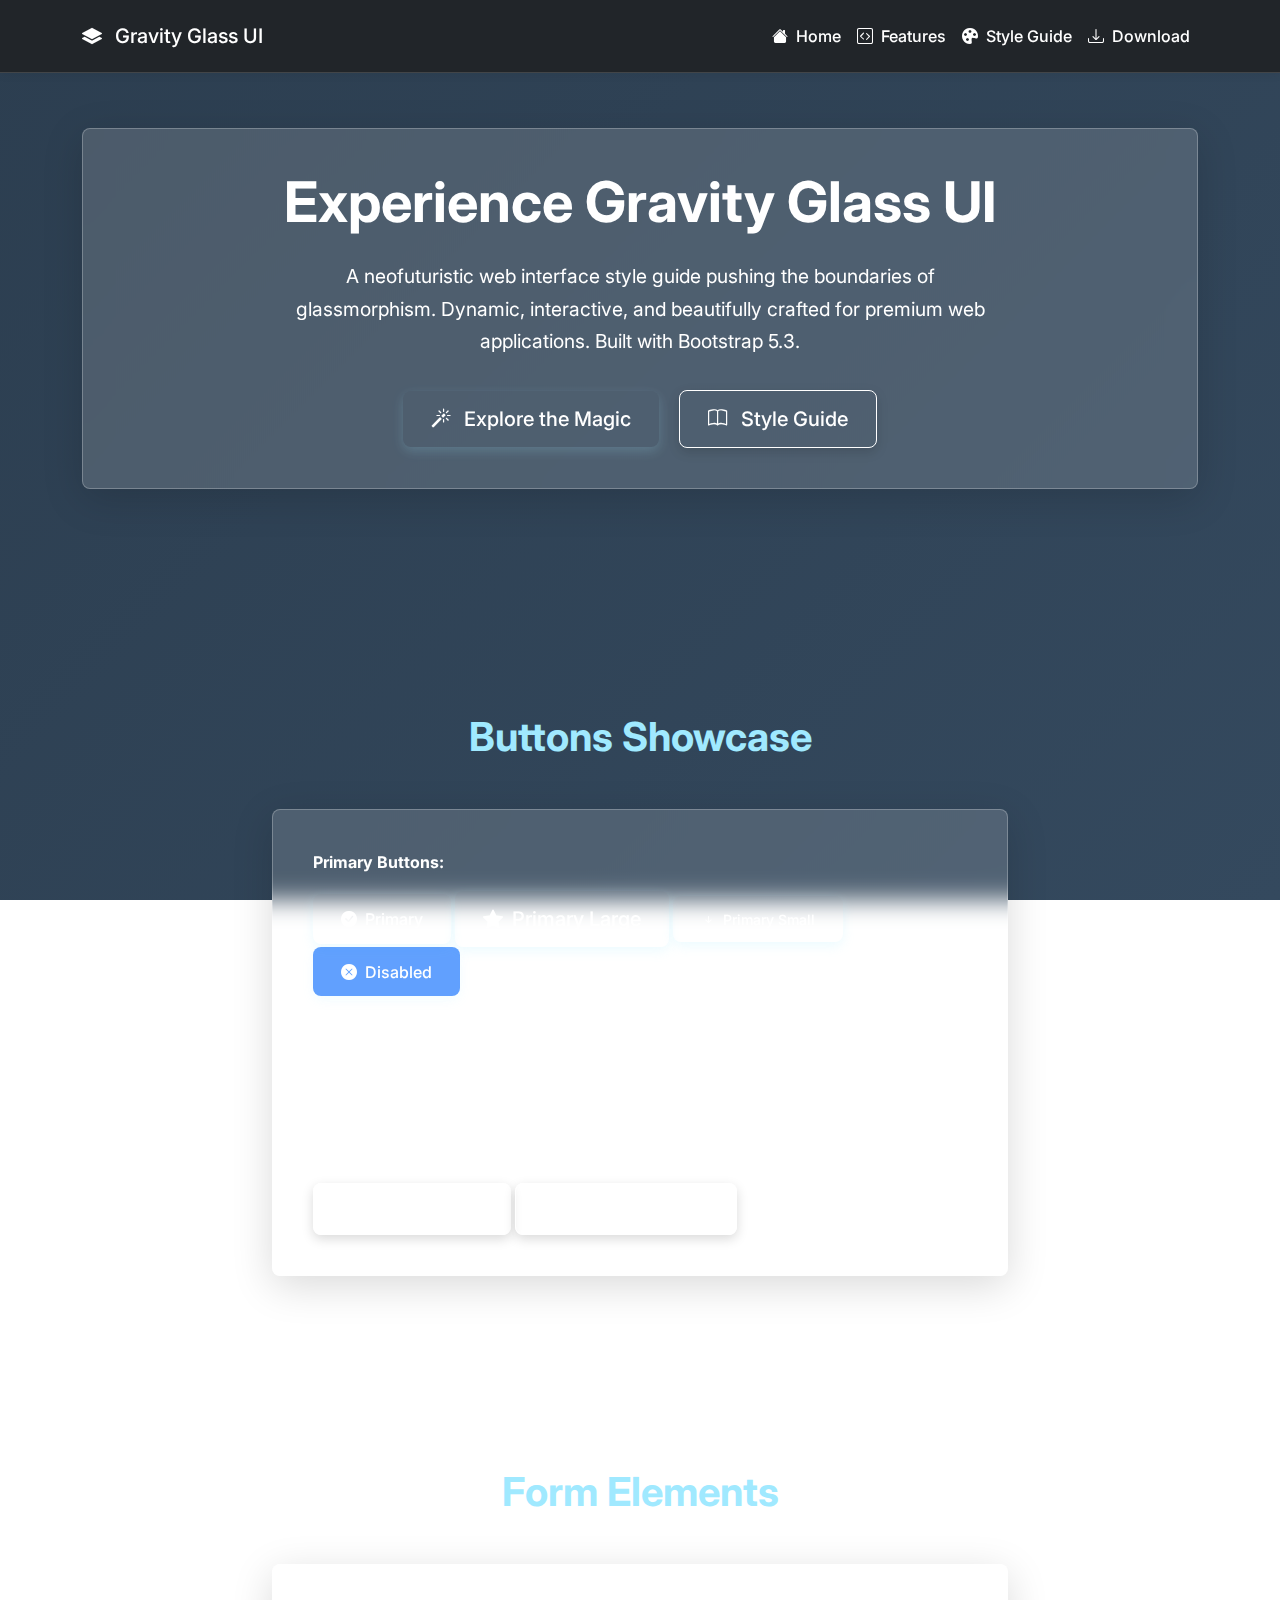
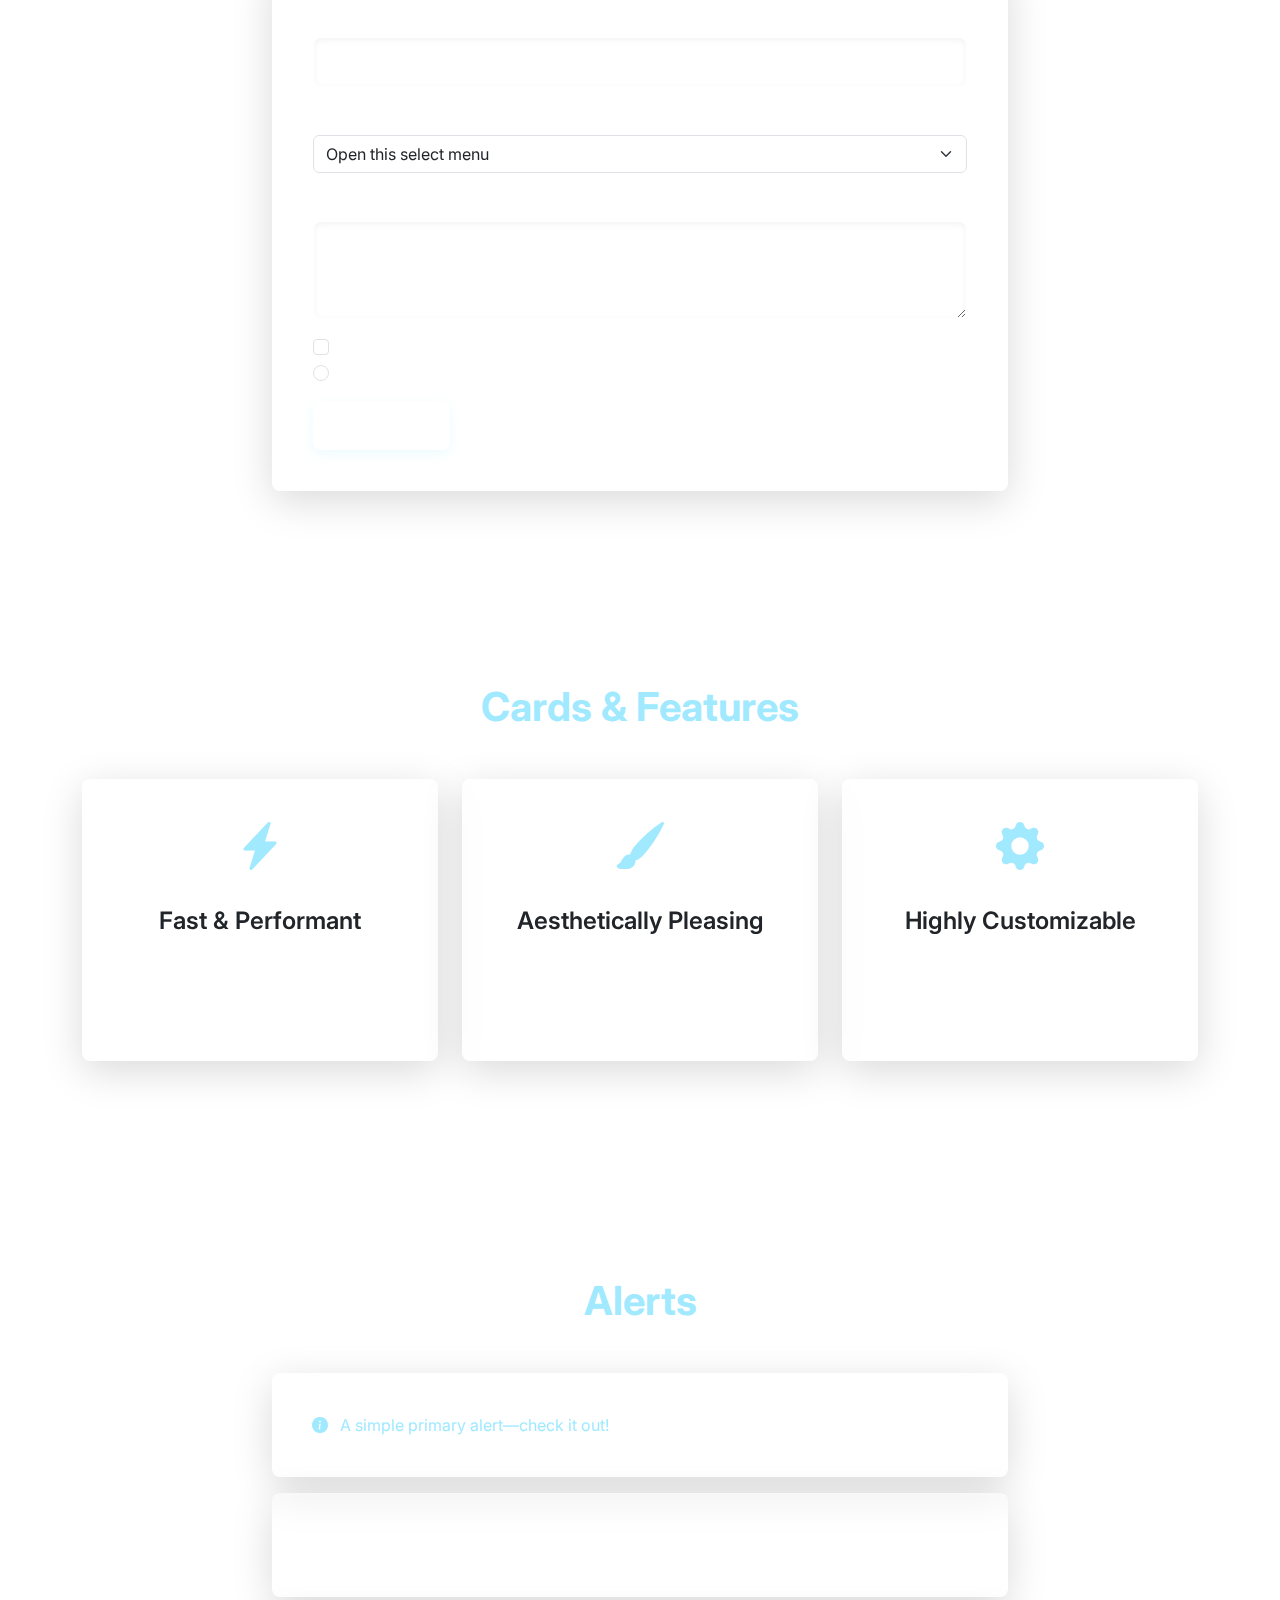
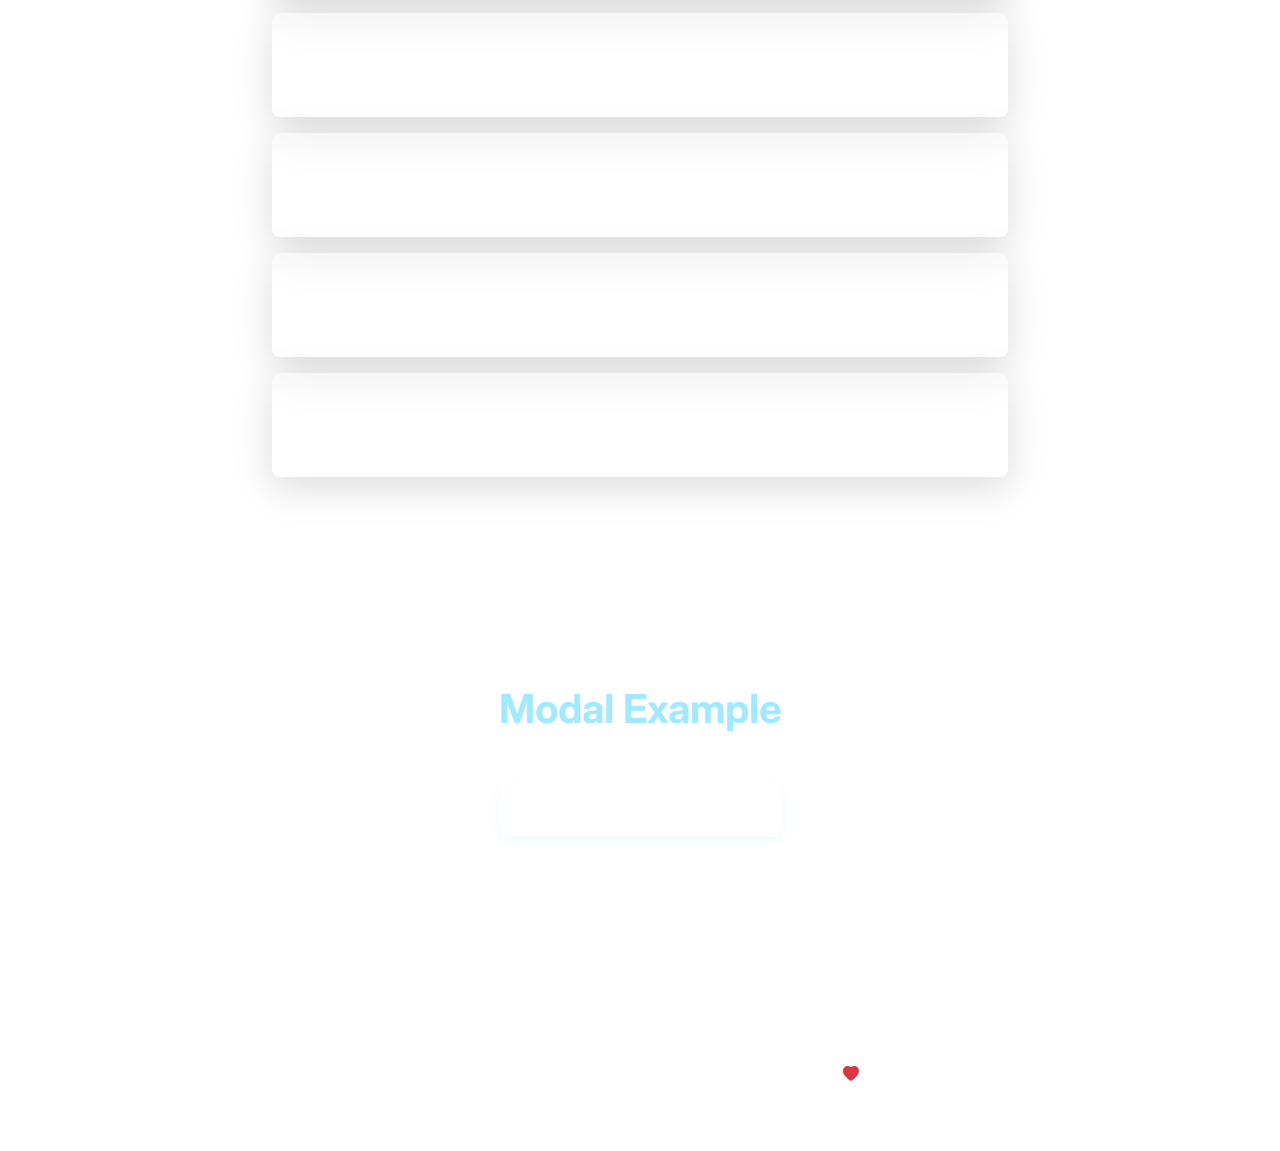
<file: gravity-glass-ui/index.html>
<!DOCTYPE html>
<html lang="en">

<head>
    <meta charset="UTF-8">
    <meta name="viewport" content="width=device-width, initial-scale=1.0">
    <title>Gravity Glass UI Demo</title>
    <link href="https://cdn.jsdelivr.net/npm/bootstrap@5.3.0/dist/css/bootstrap.min.css" rel="stylesheet">
    <link rel="stylesheet" href="assets/css/style.css">
    <link rel="stylesheet" href="https://cdn.jsdelivr.net/npm/bootstrap-icons@1.11.3/font/bootstrap-icons.min.css">
    <style>
        body {
            background: linear-gradient(135deg, #2c3e50, #34495e);
            /* Darker subtle background gradient */
            background-size: cover;
            background-attachment: fixed;
            color: #fff;
            /* Ensure default body text is white for dark background */
        }

        .demo-container {
            padding-top: 6rem;
            padding-bottom: 6rem;
        }

        .feature-icon {
            font-size: 2rem;
            margin-bottom: 1rem;
            color: var(--gravity-glass-primary-accent);
        }

        .hero-section {
            padding: 8rem 0;
            text-align: center;
        }

        .hero-section h1 {
            font-size: 3.5rem;
            font-weight: 700;
            margin-bottom: 1.5rem;
        }

        .hero-section p {
            font-size: 1.2rem;
            max-width: 700px;
            margin: 0 auto 2rem;
            line-height: 1.7;
        }

        .section-title {
            font-size: 2.5rem;
            font-weight: 700;
            margin-bottom: 3rem;
            text-align: center;
            color: var(--gravity-glass-primary-accent);
        }

        .card-feature {
            text-align: center;
            padding: 2rem;
        }

        .card-feature i {
            font-size: 3rem;
            margin-bottom: 1.5rem;
            color: var(--gravity-glass-primary-accent);
        }

        .card-feature h5 {
            font-size: 1.5rem;
            font-weight: 600;
            margin-bottom: 1rem;
        }

        .card-feature p {
            font-size: 1rem;
            color: rgba(255, 255, 255, 0.8);
        }

        footer {
            padding: 3rem 0;
            text-align: center;
            color: rgba(255, 255, 255, 0.6);
            border-top: 1px solid rgba(255, 255, 255, 0.1);
        }
    </style>
</head>

<body>

    <nav class="navbar navbar-expand-lg navbar-glass navbar-dark bg-dark fixed-top">
        <div class="container">
            <a class="navbar-brand" href="#">
                <i class="bi bi-layers-fill me-2"></i> Gravity Glass UI
            </a>
            <button class="navbar-toggler" type="button" data-bs-toggle="collapse" data-bs-target="#navbarNav" aria-controls="navbarNav" aria-expanded="false" aria-label="Toggle navigation">
                <span class="navbar-toggler-icon"></span>
            </button>
            <div class="collapse navbar-collapse" id="navbarNav">
                <ul class="navbar-nav ms-auto">
                    <li class="nav-item">
                        <a class="nav-link active" aria-current="page" href="#"><i class="bi bi-house-fill me-1"></i> Home</a>
                    </li>
                    <li class="nav-item">
                        <a class="nav-link" href="#"><i class="bi bi-code-square me-1"></i> Features</a>
                    </li>
                    <li class="nav-item">
                        <a class="nav-link" href="#"><i class="bi bi-palette-fill me-1"></i> Style Guide</a>
                    </li>
                    <li class="nav-item">
                        <a class="nav-link" href="#"><i class="bi bi-download me-1"></i> Download</a>
                    </li>
                </ul>
            </div>
        </div>
    </nav>

    <section class="hero-section demo-container">
        <div class="container">
            <div class="glass-container gravity-reactive animate-fluctuation">
                <h1>Experience Gravity Glass UI</h1>
                <p>A neofuturistic web interface style guide pushing the boundaries of glassmorphism. Dynamic, interactive, and beautifully crafted for premium web applications. Built with Bootstrap 5.3.</p>
                <button class="btn btn-primary btn-lg gravity-reactive"><i class="bi bi-magic me-2"></i> Explore the Magic</button>
                <button class="btn btn-outline-primary btn-lg gravity-reactive ms-3"><i class="bi bi-book me-2"></i> Style Guide</button>
            </div>
        </div>
    </section>

    <section class="demo-container">
        <div class="container">
            <h2 class="section-title">Buttons Showcase</h2>
            <div class="row justify-content-center">
                <div class="col-md-8">
                    <div class="glass-container gravity-reactive">
                        <p><strong>Primary Buttons:</strong></p>
                        <button type="button" class="btn btn-primary gravity-reactive"><i class="bi bi-check-circle-fill me-1"></i> Primary</button>
                        <button type="button" class="btn btn-primary btn-lg gravity-reactive"><i class="bi bi-star-fill me-1"></i> Primary Large</button>
                        <button type="button" class="btn btn-primary btn-sm gravity-reactive"><i class="bi bi-arrow-down-short me-1"></i> Primary Small</button>
                        <button type="button" class="btn btn-primary" disabled><i class="bi bi-x-circle-fill me-1"></i> Disabled</button>
                        <br><br>
                        <p><strong>Secondary Buttons:</strong></p>
                        <button type="button" class="btn btn-secondary gravity-reactive"><i class="bi bi-layers-fill me-1"></i> Secondary</button>
                        <button type="button" class="btn btn-secondary btn-lg gravity-reactive"><i class="bi bi-box-seam-fill me-1"></i> Secondary Large</button>
                        <button type="button" class="btn btn-secondary btn-sm gravity-reactive"><i class="bi bi-tag-fill me-1"></i> Secondary Small</button>
                        <br><br>
                        <p><strong>Outline Buttons:</strong></p>
                        <button type="button" class="btn btn-outline-primary gravity-reactive"><i class="bi bi-heart-fill me-1"></i> Outline Primary</button>
                        <button type="button" class="btn btn-outline-secondary gravity-reactive"><i class="bi bi-bookmark-fill me-1"></i> Outline Secondary</button>
                    </div>
                </div>
            </div>
        </div>
    </section>

    <section class="demo-container">
        <div class="container">
            <h2 class="section-title">Form Elements</h2>
            <div class="row justify-content-center">
                <div class="col-md-8">
                    <div class="glass-container gravity-reactive">
                        <form>
                            <div class="mb-3">
                                <label for="exampleFormControlInput1" class="form-label">Email address</label>
                                <input type="email" class="form-control form-control-glass gravity-reactive" id="exampleFormControlInput1" placeholder="name@example.com">
                            </div>
                            <div class="mb-3">
                                <label for="exampleFormControlSelect1" class="form-label">Select Example</label>
                                <select class="form-select form-control-glass gravity-reactive" id="exampleFormControlSelect1">
                                    <option selected>Open this select menu</option>
                                    <option value="1">One</option>
                                    <option value="2">Two</option>
                                    <option value="3">Three</option>
                                </select>
                            </div>
                            <div class="mb-3">
                                <label for="exampleFormControlTextarea1" class="form-label">Example Textarea</label>
                                <textarea class="form-control form-control-glass gravity-reactive" id="exampleFormControlTextarea1" rows="3" placeholder="Enter your message"></textarea>
                            </div>
                            <div class="mb-3">
                                <div class="form-check">
                                    <input class="form-check-input gravity-reactive" type="checkbox" value="" id="flexCheckDefault">
                                    <label class="form-check-label" for="flexCheckDefault">
                                        Default checkbox
                                    </label>
                                </div>
                                <div class="form-check">
                                    <input class="form-check-input gravity-reactive" type="radio" name="flexRadioDefault" id="flexRadioDefault1">
                                    <label class="form-check-label" for="flexRadioDefault1">
                                        Default radio
                                    </label>
                                </div>
                            </div>
                            <button type="submit" class="btn btn-primary gravity-reactive"><i class="bi bi-send-fill me-2"></i> Submit</button>
                        </form>
                    </div>
                </div>
            </div>
        </div>
    </section>

    <section class="demo-container">
        <div class="container">
            <h2 class="section-title">Cards & Features</h2>
            <div class="row">
                <div class="col-md-4 mb-4">
                    <div class="card glass-container gravity-reactive card-feature">
                        <i class="bi bi-lightning-charge-fill"></i>
                        <h5 class="card-title">Fast & Performant</h5>
                        <p class="card-text">Optimized CSS and subtle animations ensure a smooth and responsive user experience.</p>
                    </div>
                </div>
                <div class="col-md-4 mb-4">
                    <div class="card glass-container gravity-reactive card-feature">
                        <i class="bi bi-brush-fill"></i>
                        <h5 class="card-title">Aesthetically Pleasing</h5>
                        <p class="card-text">Beautifully designed glassmorphic elements with a focus on visual harmony and elegance.</p>
                    </div>
                </div>
                <div class="col-md-4 mb-4">
                    <div class="card glass-container gravity-reactive card-feature">
                        <i class="bi bi-gear-fill"></i>
                        <h5 class="card-title">Highly Customizable</h5>
                        <p class="card-text">Easily adapt and extend the style guide to fit your brand and project requirements.</p>
                    </div>
                </div>
            </div>
        </div>
    </section>

    <section class="demo-container">
        <div class="container">
            <h2 class="section-title">Alerts</h2>
            <div class="row justify-content-center">
                <div class="col-md-8">
                    <div class="alert alert-primary glass-container gravity-reactive" role="alert">
                        <i class="bi bi-info-circle-fill me-2"></i> A simple primary alert—check it out!
                    </div>
                    <div class="alert alert-secondary glass-container gravity-reactive" role="alert">
                        <i class="bi bi-exclamation-triangle-fill me-2"></i> A simple secondary alert—check it out!
                    </div>
                    <div class="alert alert-success glass-container gravity-reactive" role="alert">
                        <i class="bi bi-check-circle-fill me-2"></i> A simple success alert—check it out!
                    </div>
                    <div class="alert alert-danger glass-container gravity-reactive" role="alert">
                        <i class="bi bi-x-octagon-fill me-2"></i> A simple danger alert—check it out!
                    </div>
                    <div class="alert alert-warning glass-container gravity-reactive" role="alert">
                        <i class="bi bi-exclamation-circle-fill me-2"></i> A simple warning alert—check it out!
                    </div>
                    <div class="alert alert-info glass-container gravity-reactive" role="alert">
                        <i class="bi bi-info-square-fill me-2"></i> A simple info alert—check it out!
                    </div>
                </div>
            </div>
        </div>
    </section>

    <section class="demo-container">
        <div class="container">
            <h2 class="section-title">Modal Example</h2>
            <div class="row justify-content-center">
                <div class="col-md-6 text-center">
                    <button type="button" class="btn btn-primary btn-lg gravity-reactive" data-bs-toggle="modal" data-bs-target="#exampleModal">
                        <i class="bi bi-window-stack me-2"></i> Launch Demo Modal
                    </button>
                </div>
            </div>

            <div class="modal fade" id="exampleModal" tabindex="-1" aria-labelledby="exampleModalLabel" aria-hidden="true">
                <div class="modal-dialog">
                    <div class="modal-content glass-container gravity-reactive">
                        <div class="modal-header">
                            <h5 class="modal-title" id="exampleModalLabel"><i class="bi bi-window me-2"></i> Gravity Glass Modal</h5>
                            <button type="button" class="btn-close btn-close-white" data-bs-dismiss="modal" aria-label="Close"></button>
                        </div>
                        <div class="modal-body">
                            <p>This is a demo modal showcasing the Gravity Glass UI style. You can see the glassmorphic effect applied to the modal content, header, and footer. It maintains the clean and elegant aesthetic of the theme.</p>
                            <ul class="list-group">
                                <li class="list-group-item glass-container gravity-reactive">First item</li>
                                <li class="list-group-item glass-container gravity-reactive">Second item</li>
                                <li class="list-group-item glass-container gravity-reactive">Third item</li>
                            </ul>
                        </div>
                        <div class="modal-footer">
                            <button type="button" class="btn btn-secondary gravity-reactive" data-bs-dismiss="modal"><i class="bi bi-x-lg me-2"></i> Close</button>
                            <button type="button" class="btn btn-primary gravity-reactive"><i class="bi bi-check-lg me-2"></i> Save changes</button>
                        </div>
                    </div>
                </div>
            </div>
        </div>
    </section>

    <footer class="mt-glass-5">
        <div class="container">
            <p>© 2024 Gravity Glass UI. Crafted with Bootstrap 5.3 and <i class="bi bi-heart-fill text-danger"></i></p>
        </div>
    </footer>

    <script src="https://cdn.jsdelivr.net/npm/bootstrap@5.3.0/dist/js/bootstrap.bundle.min.js"></script>
    <script>
        document.addEventListener('mousemove', (e) => {
            const glassElements = document.querySelectorAll('.gravity-reactive');
            glassElements.forEach(element => {
                const rect = element.getBoundingClientRect();
                const centerX = rect.left + rect.width / 2;
                const centerY = rect.top + rect.height / 2;
                const mouseX = e.clientX;
                const mouseY = e.clientY;

                const deltaX = mouseX - centerX;
                const deltaY = mouseY - centerY;

                const tiltX = (deltaY / rect.height) * 5;
                const tiltY = (deltaX / rect.width) * 5;

                element.style.transform = `perspective(500px) rotateX(${tiltX}deg) rotateY(${tiltY}deg) scale(1.02)`;
                element.style.boxShadow = `0 ${Math.abs(tiltX) + Math.abs(tiltY) * 2}px ${Math.abs(tiltX) + Math.abs(tiltY) * 4}px rgba(0, 0, 0, 0.15)`;
            });
        });

        document.addEventListener('mouseout', () => {
            const glassElements = document.querySelectorAll('.gravity-reactive');
            glassElements.forEach(element => {
                element.style.transform = `perspective(500px) rotateX(0deg) rotateY(0deg) scale(1)`;
                element.style.boxShadow = `0 10px 40px 0 rgba(0, 0, 0, 0.15)`;
            });
        });
    </script>
</body>

</html>
</file>
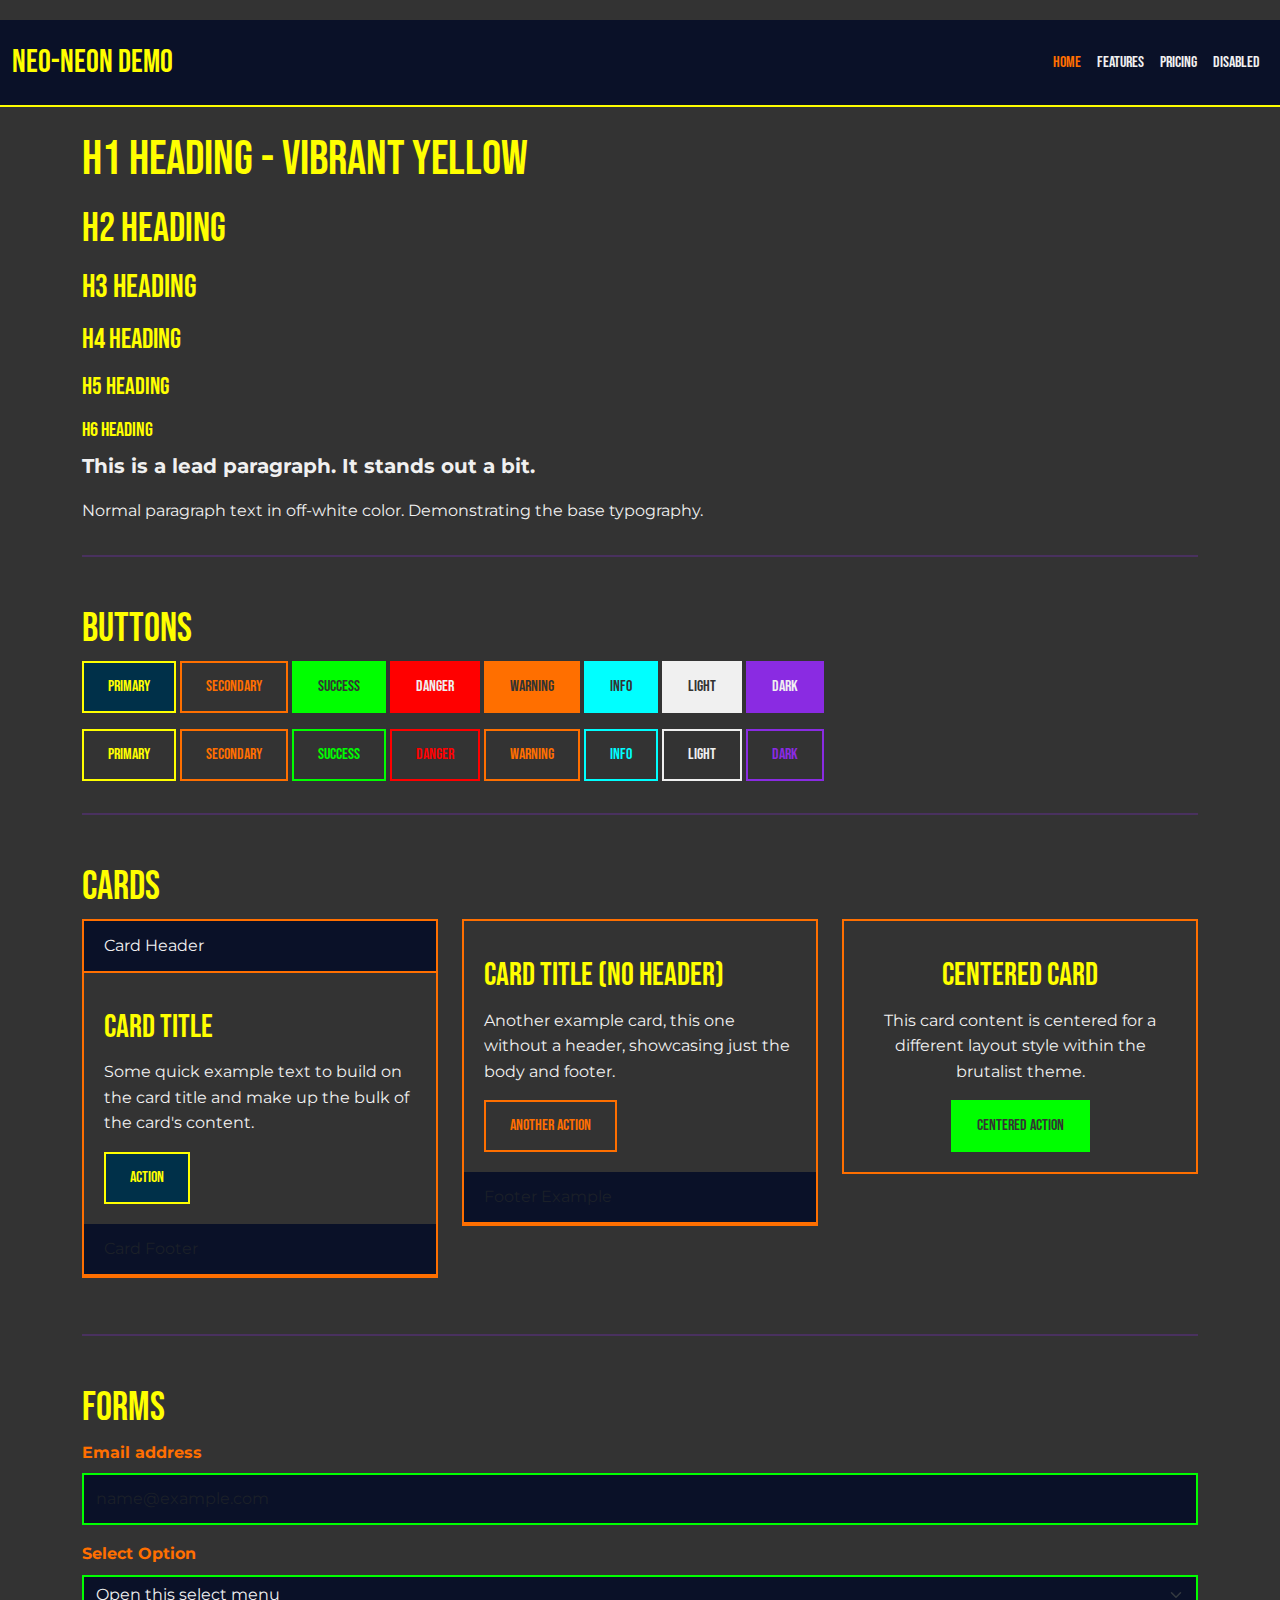
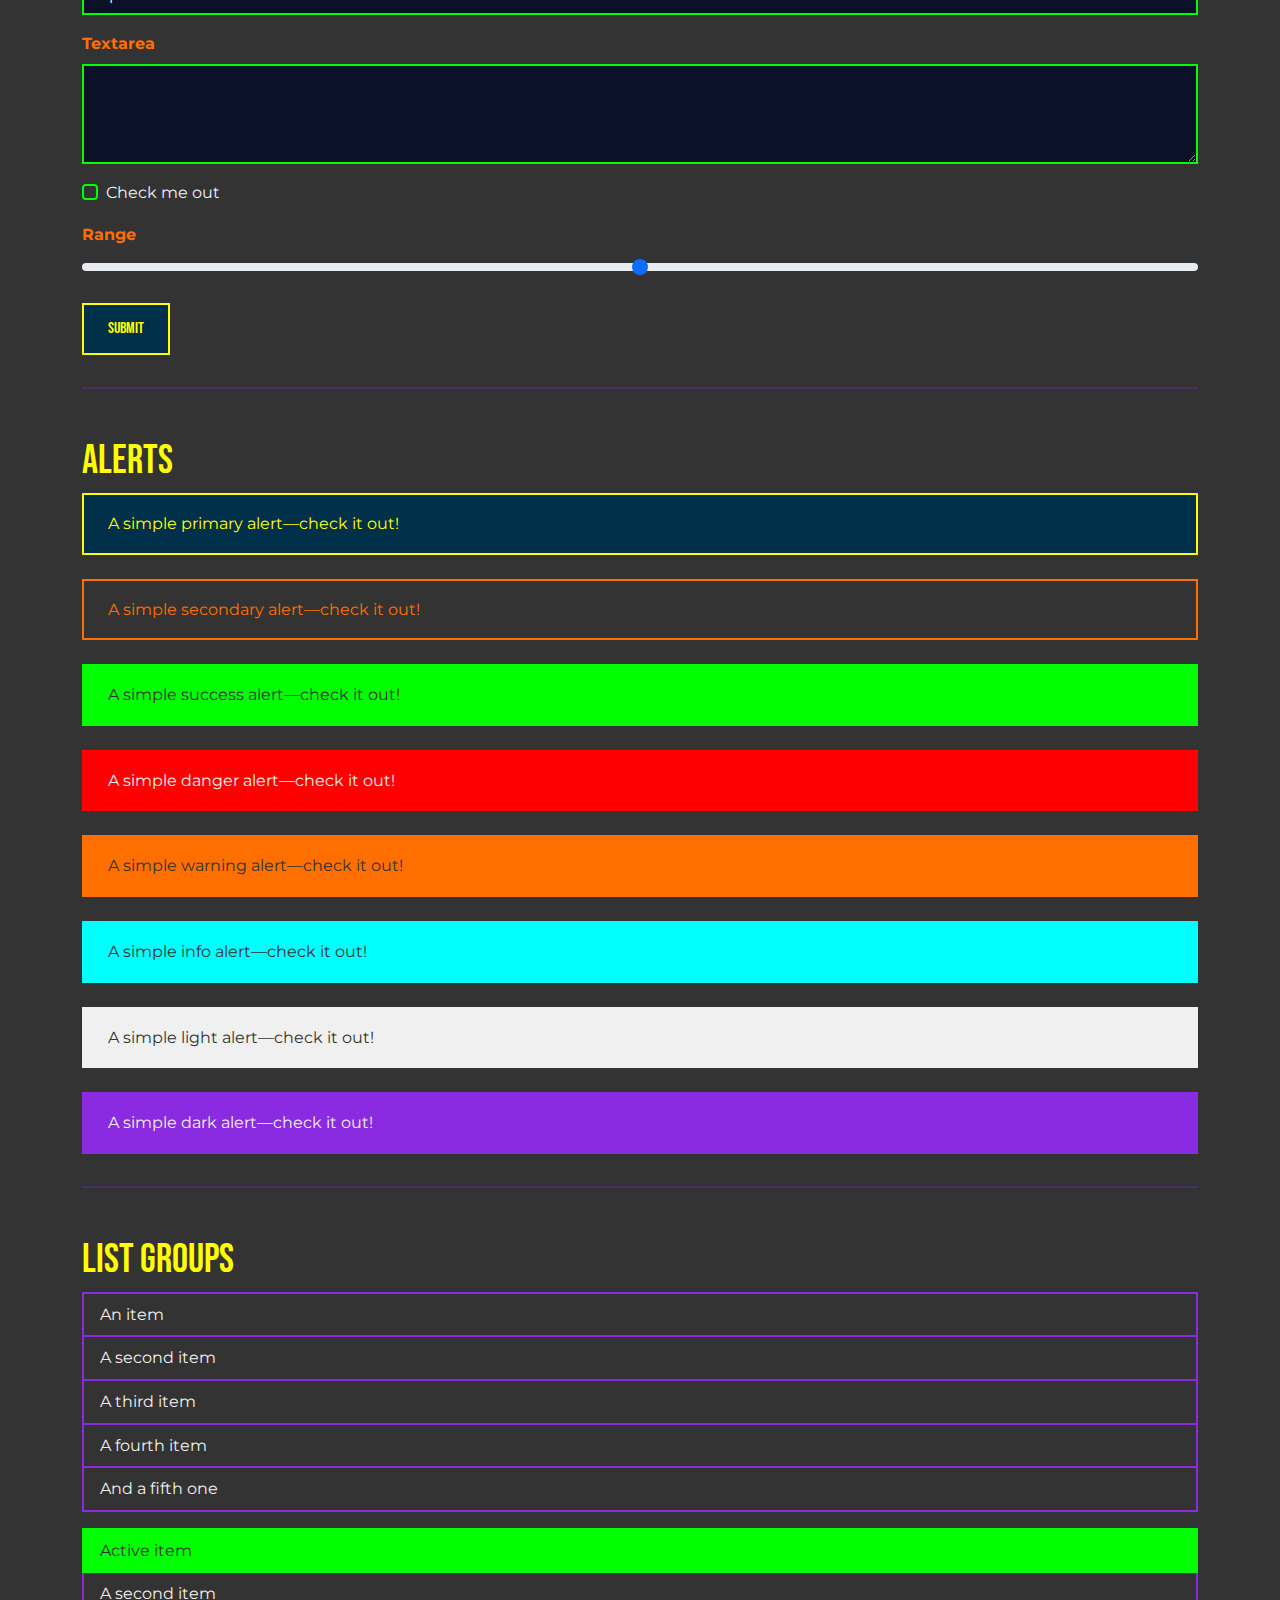
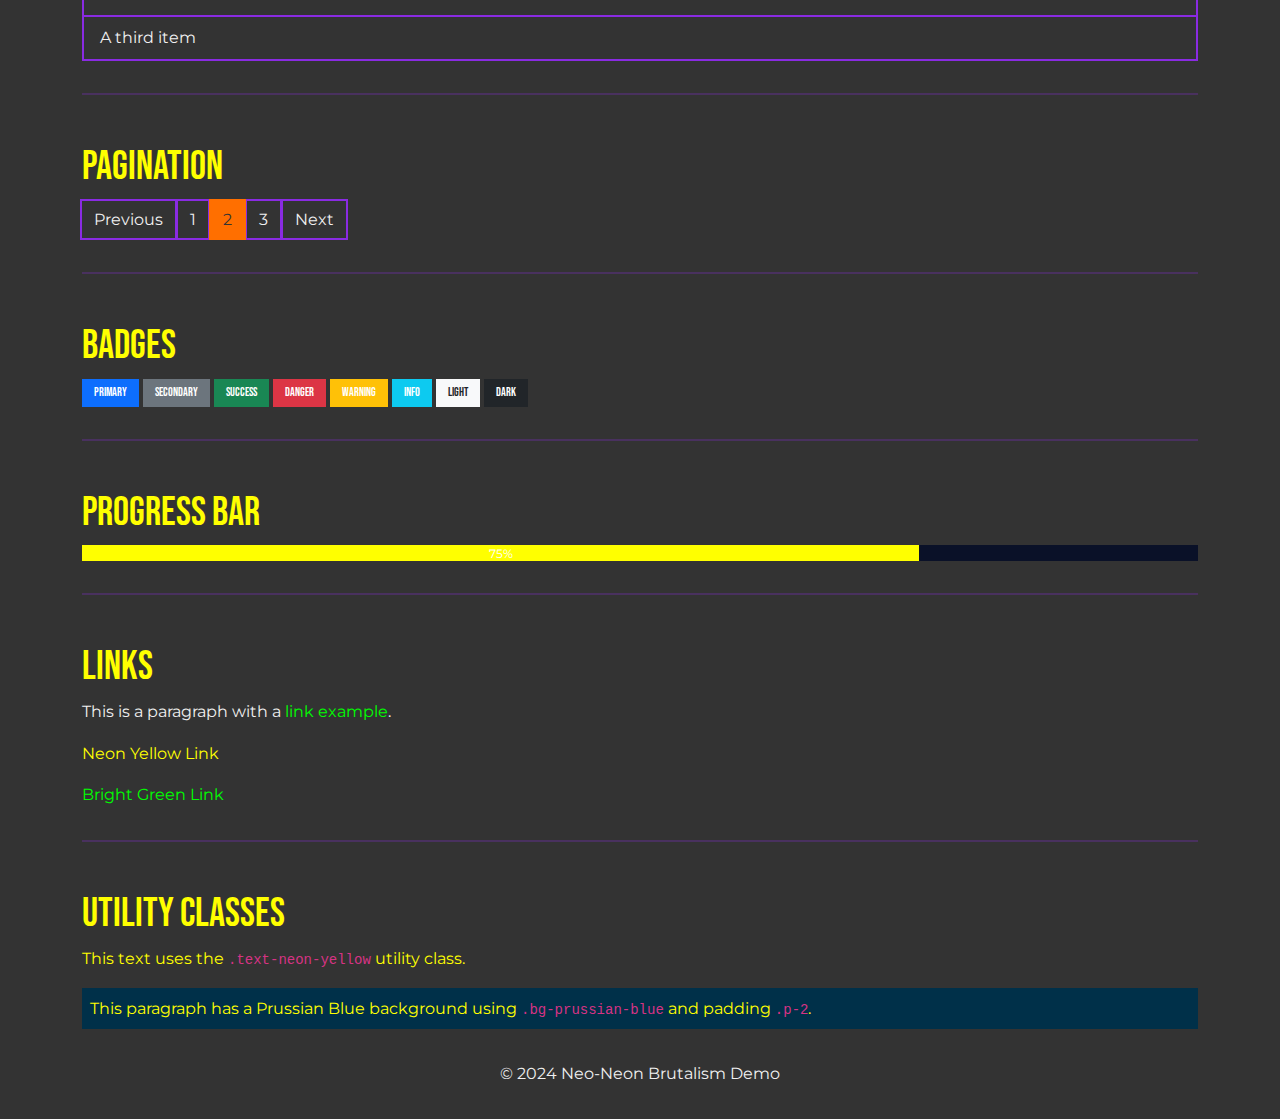
<file: neo-neon-brutalism/index.html>
<!DOCTYPE html>
<html lang="en">

<head>
    <meta charset="UTF-8">
    <meta name="viewport" content="width=device-width, initial-scale=1.0">
    <title>Neo-Neon Brutalism Demo</title>
    <!-- Bootstrap 5.3 CSS -->
    <link href="https://cdn.jsdelivr.net/npm/bootstrap@5.3.0/dist/css/bootstrap.min.css" rel="stylesheet">
    <!-- Custom CSS (Neo-Brutalism Neon Override) -->
    <link rel="stylesheet" href="assets/css/style.css"> <!-- Assuming your CSS file is named "style.css" in the same directory -->
    <style>
        body {
            padding-top: 20px;
        }

        /* Add some padding to the top for better visual spacing */
    </style>
</head>

<body>

    <nav class="navbar navbar-expand-lg">
        <div class="container-fluid">
            <a class="navbar-brand" href="#">NEO-NEON DEMO</a>
            <button class="navbar-toggler" type="button" data-bs-toggle="collapse" data-bs-target="#navbarNav" aria-controls="navbarNav" aria-expanded="false" aria-label="Toggle navigation">
                <span class="navbar-toggler-icon"></span>
            </button>
            <div class="collapse navbar-collapse" id="navbarNav">
                <ul class="navbar-nav ms-auto">
                    <li class="nav-item">
                        <a class="nav-link active" aria-current="page" href="#">Home</a>
                    </li>
                    <li class="nav-item">
                        <a class="nav-link" href="#">Features</a>
                    </li>
                    <li class="nav-item">
                        <a class="nav-link" href="#">Pricing</a>
                    </li>
                    <li class="nav-item">
                        <a class="nav-link disabled" aria-disabled="true">Disabled</a>
                    </li>
                </ul>
            </div>
        </div>
    </nav>

    <div class="container mt-4">
        <section class="mb-5">
            <!-- Headings -->
            <h1 class="mb-3">H1 Heading - Vibrant Yellow</h1>
            <h2>H2 Heading</h2>
            <h3>H3 Heading</h3>
            <h4>H4 Heading</h4>
            <h5>H5 Heading</h5>
            <h6>H6 Heading</h6>
            <p class="lead">This is a lead paragraph. It stands out a bit.</p>
            <p>Normal paragraph text in off-white color. Demonstrating the base typography.</p>
            <hr>
        </section>

        <section class="mb-5">
            <!-- Buttons -->
            <h2>Buttons</h2>
            <div class="mb-3">
                <button type="button" class="btn btn-primary">Primary</button>
                <button type="button" class="btn btn-secondary">Secondary</button>
                <button type="button" class="btn btn-success">Success</button>
                <button type="button" class="btn btn-danger">Danger</button>
                <button type="button" class="btn btn-warning">Warning</button>
                <button type="button" class="btn btn-info">Info</button>
                <button type="button" class="btn btn-light">Light</button>
                <button type="button" class="btn btn-dark">Dark</button>
            </div>
            <div>
                <button type="button" class="btn btn-outline-primary">Primary</button>
                <button type="button" class="btn btn-outline-secondary">Secondary</button>
                <button type="button" class="btn btn-outline-success">Success</button>
                <button type="button" class="btn btn-outline-danger">Danger</button>
                <button type="button" class="btn btn-outline-warning">Warning</button>
                <button type="button" class="btn btn-outline-info">Info</button>
                <button type="button" class="btn btn-outline-light">Light</button>
                <button type="button" class="btn btn-outline-dark">Dark</button>
            </div>
            <hr>
        </section>

        <section class="mb-5">
            <!-- Cards -->
            <h2>Cards</h2>
            <div class="row">
                <div class="col-md-4">
                    <div class="card">
                        <div class="card-header">
                            Card Header
                        </div>
                        <div class="card-body">
                            <h5 class="card-title">Card Title</h5>
                            <p class="card-text">Some quick example text to build on the card title and make up the bulk of the card's content.</p>
                            <a href="#" class="btn btn-primary">Action</a>
                        </div>
                        <div class="card-footer text-muted">
                            Card Footer
                        </div>
                    </div>
                </div>
                <div class="col-md-4">
                    <div class="card">
                        <div class="card-body">
                            <h5 class="card-title">Card Title (No Header)</h5>
                            <p class="card-text">Another example card, this one without a header, showcasing just the body and footer.</p>
                            <a href="#" class="btn btn-secondary">Another Action</a>
                        </div>
                        <div class="card-footer text-muted">
                            Footer Example
                        </div>
                    </div>
                </div>
                <div class="col-md-4">
                    <div class="card text-center">
                        <div class="card-body">
                            <h5 class="card-title">Centered Card</h5>
                            <p class="card-text">This card content is centered for a different layout style within the brutalist theme.</p>
                            <a href="#" class="btn btn-success">Centered Action</a>
                        </div>
                    </div>
                </div>
            </div>
            <hr>
        </section>

        <section class="mb-5">
            <!-- Forms -->
            <h2>Forms</h2>
            <form>
                <div class="mb-3">
                    <label for="exampleFormControlInput1" class="form-label">Email address</label>
                    <input type="email" class="form-control" id="exampleFormControlInput1" placeholder="name@example.com">
                </div>
                <div class="mb-3">
                    <label for="exampleFormControlSelect1" class="form-label">Select Option</label>
                    <select class="form-select" id="exampleFormControlSelect1" aria-label="Default select example">
                        <option selected>Open this select menu</option>
                        <option value="1">One</option>
                        <option value="2">Two</option>
                        <option value="3">Three</option>
                    </select>
                </div>
                <div class="mb-3">
                    <label for="exampleFormControlTextarea1" class="form-label">Textarea</label>
                    <textarea class="form-control" id="exampleFormControlTextarea1" rows="3"></textarea>
                </div>
                <div class="mb-3 form-check">
                    <input type="checkbox" class="form-check-input" id="exampleCheck1">
                    <label class="form-check-label" for="exampleCheck1">Check me out</label>
                </div>
                <div class="mb-3">
                    <label for="customRange1" class="form-label">Range</label>
                    <input type="range" class="form-range" min="0" max="5" step="0.5" id="customRange1">
                </div>
                <button type="submit" class="btn btn-primary">Submit</button>
            </form>
            <hr>
        </section>

        <section class="mb-5">
            <!-- Alerts -->
            <h2>Alerts</h2>
            <div class="alert alert-primary" role="alert">
                A simple primary alert—check it out!
            </div>
            <div class="alert alert-secondary" role="alert">
                A simple secondary alert—check it out!
            </div>
            <div class="alert alert-success" role="alert">
                A simple success alert—check it out!
            </div>
            <div class="alert alert-danger" role="alert">
                A simple danger alert—check it out!
            </div>
            <div class="alert alert-warning" role="alert">
                A simple warning alert—check it out!
            </div>
            <div class="alert alert-info" role="alert">
                A simple info alert—check it out!
            </div>
            <div class="alert alert-light" role="alert">
                A simple light alert—check it out!
            </div>
            <div class="alert alert-dark" role="alert">
                A simple dark alert—check it out!
            </div>
            <hr>
        </section>

        <section class="mb-5">
            <!-- List Groups -->
            <h2>List Groups</h2>
            <ul class="list-group mb-3">
                <li class="list-group-item">An item</li>
                <li class="list-group-item">A second item</li>
                <li class="list-group-item">A third item</li>
                <li class="list-group-item">A fourth item</li>
                <li class="list-group-item">And a fifth one</li>
            </ul>
            <ul class="list-group">
                <li class="list-group-item active" aria-current="true">Active item</li>
                <li class="list-group-item">A second item</li>
                <li class="list-group-item">A third item</li>
            </ul>
            <hr>
        </section>

        <section class="mb-5">
            <!-- Pagination -->
            <h2>Pagination</h2>
            <nav aria-label="Page navigation example">
                <ul class="pagination">
                    <li class="page-item"><a class="page-link" href="#">Previous</a></li>
                    <li class="page-item"><a class="page-link" href="#">1</a></li>
                    <li class="page-item active"><a class="page-link" href="#">2</a></li>
                    <li class="page-item"><a class="page-link" href="#">3</a></li>
                    <li class="page-item"><a class="page-link" href="#">Next</a></li>
                </ul>
            </nav>
            <hr>
        </section>

        <section class="mb-5">
            <!-- Badges -->
            <h2>Badges</h2>
            <div>
                <span class="badge bg-primary">Primary</span>
                <span class="badge bg-secondary">Secondary</span>
                <span class="badge bg-success">Success</span>
                <span class="badge bg-danger">Danger</span>
                <span class="badge bg-warning">Warning</span>
                <span class="badge bg-info">Info</span>
                <span class="badge bg-light text-dark">Light</span>
                <span class="badge bg-dark">Dark</span>
            </div>
            <hr>
        </section>

        <section class="mb-5">
            <!-- Progress Bar -->
            <h2>Progress Bar</h2>
            <div class="progress">
                <div class="progress-bar" role="progressbar" style="width: 75%" aria-valuenow="75" aria-valuemin="0" aria-valuemax="100">75%</div>
            </div>
            <hr>
        </section>

        <section class="mb-5">
            <!-- Links -->
            <h2>Links</h2>
            <p>This is a paragraph with a <a href="#">link example</a>.</p>
            <p><a href="#" class="text-neon-yellow">Neon Yellow Link</a></p>
            <p><a href="#" class="text-bright-green">Bright Green Link</a></p>
            <hr>
        </section>

        <section>
            <!-- Utility Classes Examples -->
            <h2>Utility Classes</h2>
            <p class="text-neon-yellow">This text uses the <code>.text-neon-yellow</code> utility class.</p>
            <p class="bg-prussian-blue p-2">This paragraph has a Prussian Blue background using <code>.bg-prussian-blue</code> and padding <code>.p-2</code>.</p>
        </section>

    </div>

    <footer class="text-center py-3">
        <p>© 2024 Neo-Neon Brutalism Demo</p>
    </footer>

    <script src="https://cdn.jsdelivr.net/npm/bootstrap@5.3.0/dist/js/bootstrap.bundle.min.js"></script>
</body>

</html>
</file>
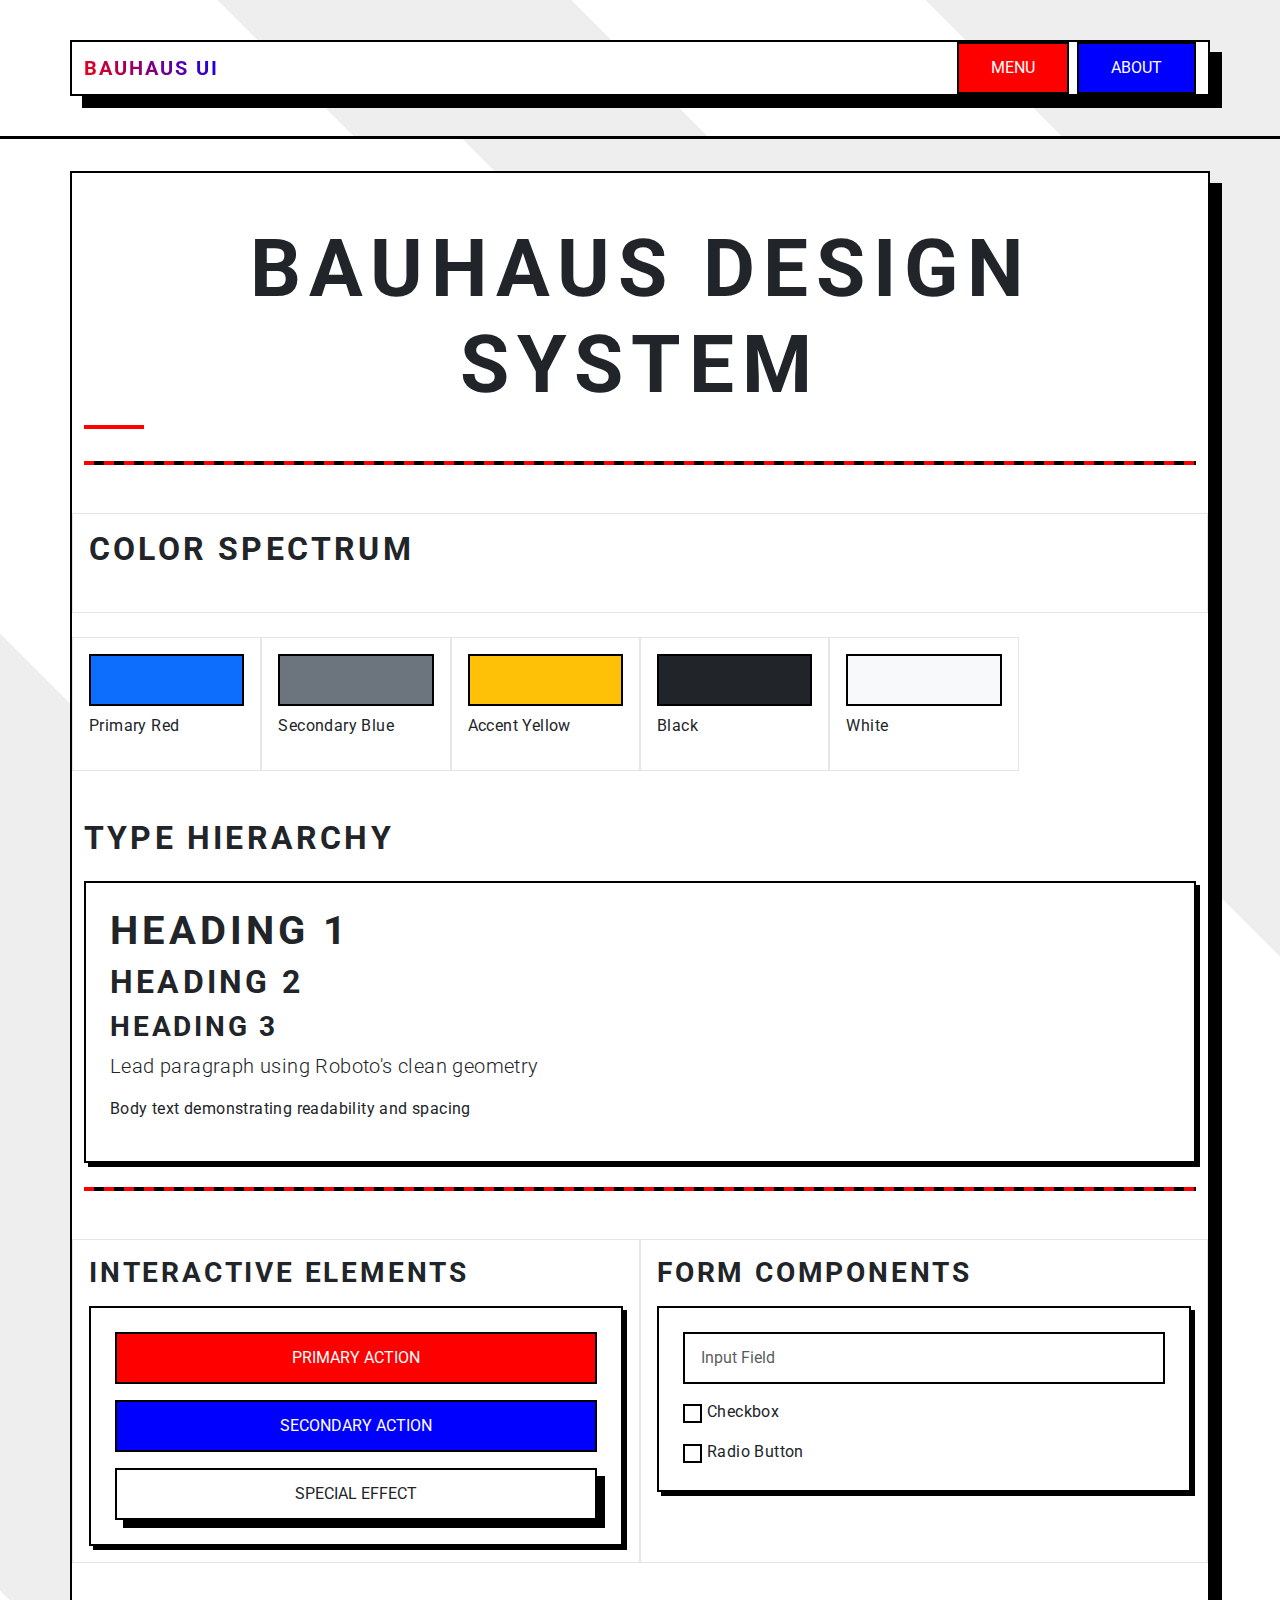
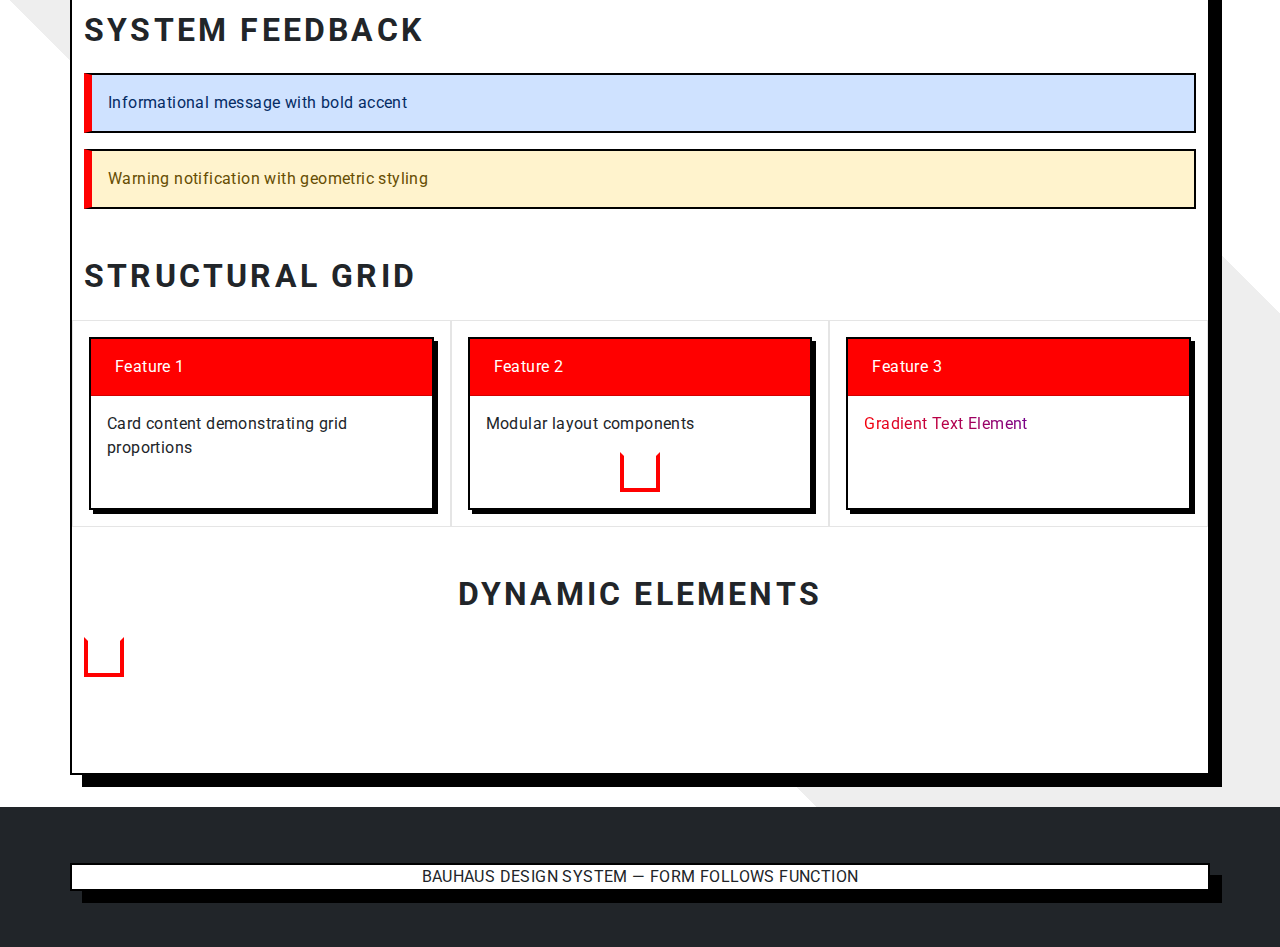
<file: pure-bauhaus/index.html>
<!DOCTYPE html>
<html lang="en">
<head>
    <meta charset="UTF-8">
    <meta name="viewport" content="width=device-width, initial-scale=1.0">
    <title>Bauhaus Theme Demo</title>
    <link href="https://cdn.jsdelivr.net/npm/bootstrap@5.3.0/dist/css/bootstrap.min.css" rel="stylesheet">
    <link href="assets/css/bauhaus-theme.css" rel="stylesheet">
</head>
<body class="bg-industrial">
    <!-- Navbar -->
    <nav class="navbar navbar-expand-lg">
        <div class="container">
            <a class="navbar-brand text-geometric" href="#">BAUHAUS UI</a>
            <div class="d-flex">
                <button class="btn btn-primary me-2">MENU</button>
                <button class="btn btn-secondary">ABOUT</button>
            </div>
        </div>
    </nav>

    <main class="container py-5">
        <!-- Hero Section -->
        <section class="text-center mb-5">
            <h1 class="bauhaus-title display-1">BAUHAUS DESIGN SYSTEM</h1>
            <div class="bauhaus-divider"></div>
        </section>

        <!-- Color Palette -->
        <section class="row g-4 mb-5">
            <div class="col-12">
                <h2 class="mb-4">Color Spectrum</h2>
            </div>
            <div class="col-md-2">
                <div class="bg-primary p-4 border-bauhaus"></div>
                <p class="mt-2">Primary Red</p>
            </div>
            <div class="col-md-2">
                <div class="bg-secondary p-4 border-bauhaus"></div>
                <p class="mt-2">Secondary Blue</p>
            </div>
            <div class="col-md-2">
                <div class="bg-warning p-4 border-bauhaus"></div>
                <p class="mt-2">Accent Yellow</p>
            </div>
            <div class="col-md-2">
                <div class="bg-dark p-4 border-bauhaus"></div>
                <p class="mt-2">Black</p>
            </div>
            <div class="col-md-2">
                <div class="bg-light p-4 border-bauhaus"></div>
                <p class="mt-2">White</p>
            </div>
        </section>

        <!-- Typography -->
        <section class="mb-5">
            <h2 class="mb-4">Type Hierarchy</h2>
            <div class="card p-4">
                <h1>Heading 1</h1>
                <h2>Heading 2</h2>
                <h3>Heading 3</h3>
                <p class="lead">Lead paragraph using Roboto's clean geometry</p>
                <p>Body text demonstrating readability and spacing</p>
            </div>
            <div class="bauhaus-divider mt-4"></div>
        </section>

        <!-- Components Showcase -->
        <section class="row g-4 mb-5">
            <!-- Buttons -->
            <div class="col-md-6">
                <h3 class="mb-3">Interactive Elements</h3>
                <div class="card p-4">
                    <button class="btn btn-primary mb-3">Primary Action</button>
                    <button class="btn btn-secondary mb-3">Secondary Action</button>
                    <button class="btn btn-outline-dark shadow-bauhaus">Special Effect</button>
                </div>
            </div>

            <!-- Form Elements -->
            <div class="col-md-6">
                <h3 class="mb-3">Form Components</h3>
                <div class="card p-4">
                    <div class="mb-3">
                        <input type="text" class="form-control" placeholder="Input Field">
                    </div>
                    <div class="form-check mb-3">
                        <input class="form-check-input" type="checkbox">
                        <label class="form-check-label">Checkbox</label>
                    </div>
                    <div class="form-check">
                        <input class="form-check-input" type="radio">
                        <label class="form-check-label">Radio Button</label>
                    </div>
                </div>
            </div>
        </section>

        <!-- Alerts & Notifications -->
        <section class="mb-5">
            <h2 class="mb-4">System Feedback</h2>
            <div class="alert alert-primary">
                Informational message with bold accent
            </div>
            <div class="alert alert-warning">
                Warning notification with geometric styling
            </div>
        </section>

        <!-- Grid System Demo -->
        <section class="mb-5">
            <h2 class="mb-4">Structural Grid</h2>
            <div class="row g-4">
                <div class="col-md-4">
                    <div class="card h-100">
                        <div class="card-header">Feature 1</div>
                        <div class="card-body">
                            <p>Card content demonstrating grid proportions</p>
                        </div>
                    </div>
                </div>
                <div class="col-md-4">
                    <div class="card h-100">
                        <div class="card-header">Feature 2</div>
                        <div class="card-body">
                            <p>Modular layout components</p>
                            <div class="bauhaus-spinner mx-auto"></div>
                        </div>
                    </div>
                </div>
                <div class="col-md-4">
                    <div class="card h-100">
                        <div class="card-header">Feature 3</div>
                        <div class="card-body">
                            <p class="text-geometric">Gradient Text Element</p>
                        </div>
                    </div>
                </div>
            </div>
        </section>

        <!-- Motion Demo -->
        <section class="text-center mb-5">
            <h2 class="mb-4">Dynamic Elements</h2>
            <div class="bauhaus-spinner"></div>
        </section>
    </main>

    <footer class="bg-dark text-white py-4">
        <div class="container text-center">
            <p class="mb-0 text-dark">BAUHAUS DESIGN SYSTEM — FORM FOLLOWS FUNCTION</p>
        </div>
    </footer>
</body>
</html>
</file>
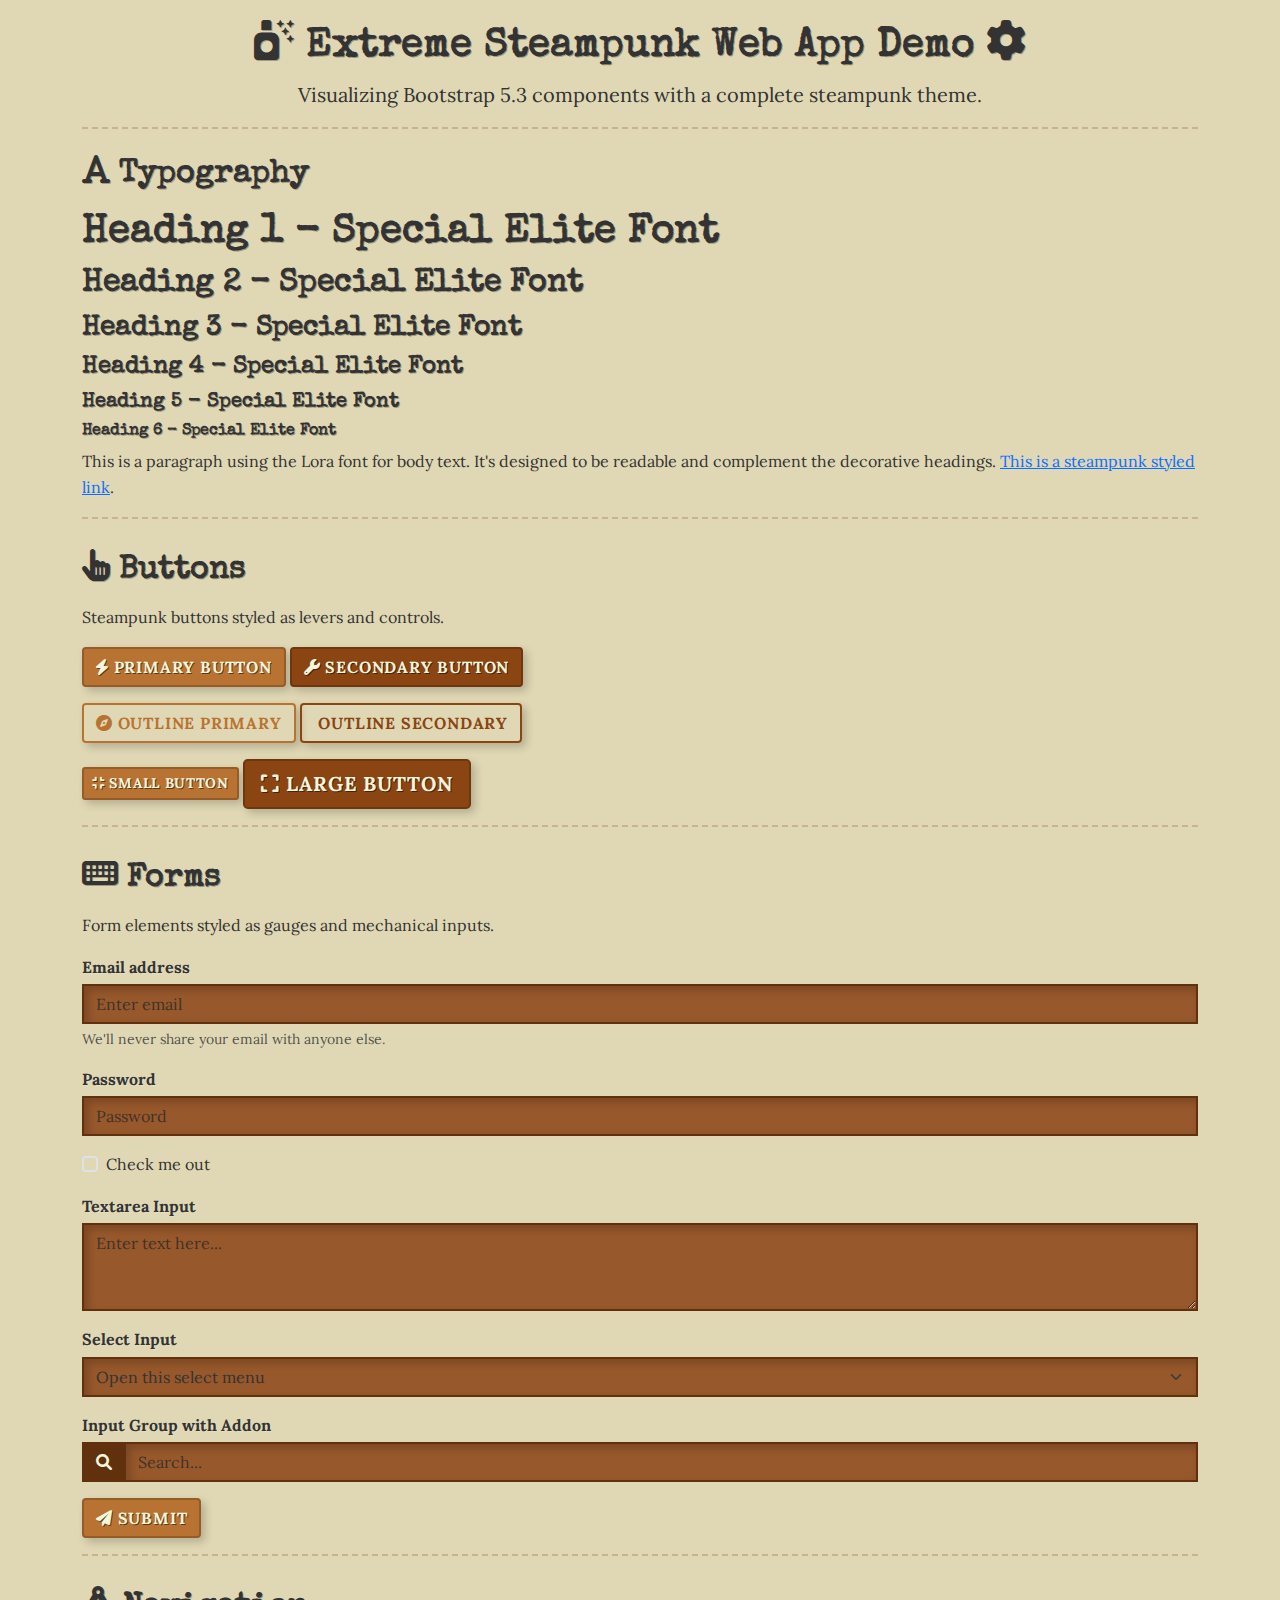
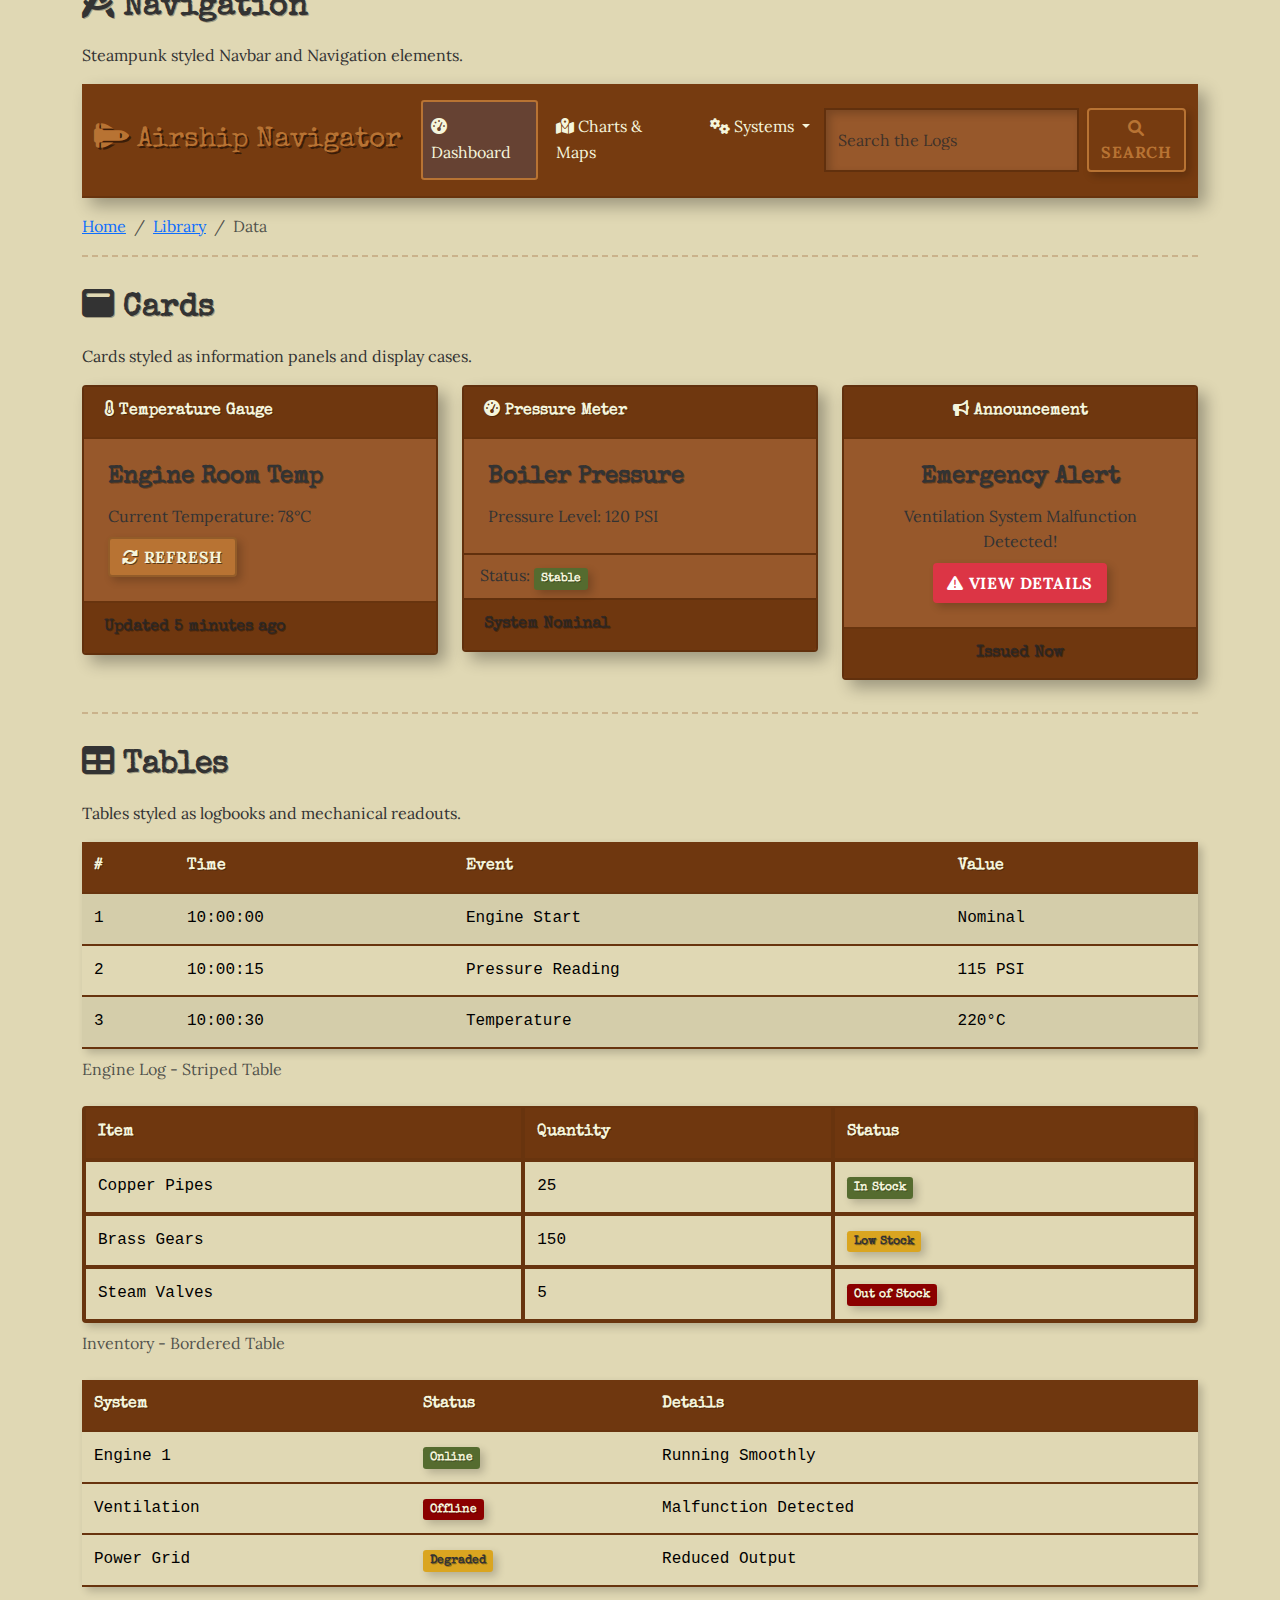
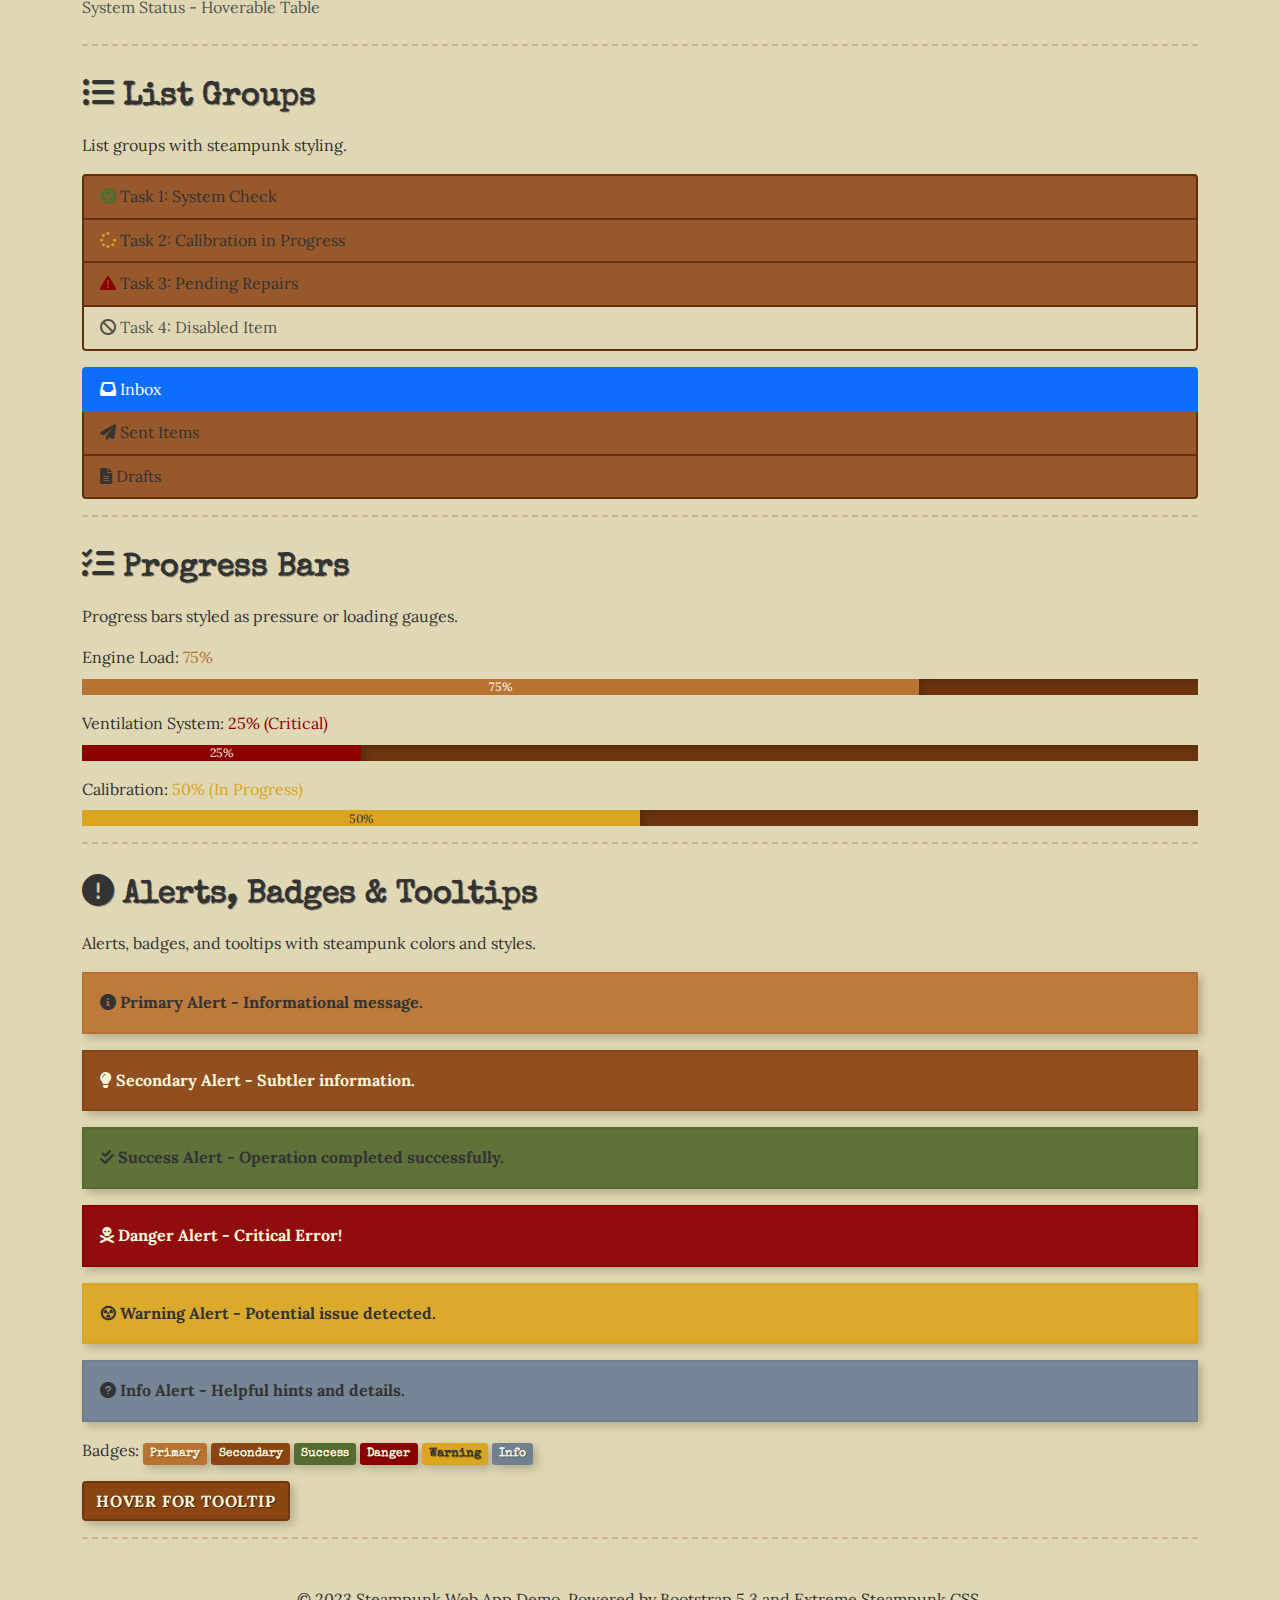
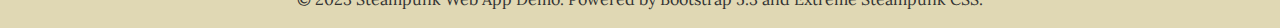
<file: steampunk/index.html>
<!DOCTYPE html>
<html lang="en">
<head>
    <meta charset="UTF-8">
    <meta name="viewport" content="width=device-width, initial-scale=1.0">
    <title>Extreme Steampunk Web App Demo</title>
    <!-- Bootstrap CSS -->
    <link href="https://cdn.jsdelivr.net/npm/bootstrap@5.3.0/dist/css/bootstrap.min.css" rel="stylesheet">
    <!-- Font Awesome Icons -->
    <link rel="stylesheet" href="https://cdnjs.cloudflare.com/ajax/libs/font-awesome/6.0.0/css/all.min.css">
    <!-- Custom Steampunk Theme CSS -->
    <link rel="stylesheet" href="assets/css/style.css">
    <style>
        body { padding-top: 20px; } /* Add some padding to the top for better visual spacing */
        section { margin-bottom: 30px; } /* Spacing between sections */
        .demo-section-title { margin-bottom: 15px; }
    </style>
</head>
<body>

    <div class="container">
        <header class="mb-4 text-center">
            <h1><i class="fas fa-air-freshener"></i> Extreme Steampunk Web App Demo <i class="fas fa-cog fa-spin"></i></h1>
            <p class="lead">Visualizing Bootstrap 5.3 components with a complete steampunk theme.</p>
            <hr>
        </header>

        <section id="typography-section">
            <h2 class="demo-section-title"><i class="fas fa-font"></i> Typography</h2>
            <h1>Heading 1 - Special Elite Font</h1>
            <h2>Heading 2 - Special Elite Font</h2>
            <h3>Heading 3 - Special Elite Font</h3>
            <h4>Heading 4 - Special Elite Font</h4>
            <h5>Heading 5 - Special Elite Font</h5>
            <h6>Heading 6 - Special Elite Font</h6>
            <p>This is a paragraph using the Lora font for body text. It's designed to be readable and complement the decorative headings. <a href="#">This is a steampunk styled link</a>.</p>
            <hr>
        </section>

        <section id="buttons-section">
            <h2 class="demo-section-title"><i class="fas fa-hand-pointer"></i> Buttons</h2>
            <p>Steampunk buttons styled as levers and controls.</p>
            <div class="mb-3">
                <button type="button" class="btn btn-primary"><i class="fas fa-bolt"></i> Primary Button</button>
                <button type="button" class="btn btn-secondary"><i class="fas fa-wrench"></i> Secondary Button</button>
            </div>
            <div class="mb-3">
                <button type="button" class="btn btn-outline-primary"><i class="fas fa-compass"></i> Outline Primary</button>
                <button type="button" class="btn btn-outline-secondary"><i class="fas fa-valve-open"></i> Outline Secondary</button>
            </div>
            <div class="mb-3">
                <button type="button" class="btn btn-primary btn-sm"><i class="fas fa-compress"></i> Small Button</button>
                <button type="button" class="btn btn-secondary btn-lg"><i class="fas fa-expand"></i> Large Button</button>
            </div>
            <hr>
        </section>

        <section id="forms-section">
            <h2 class="demo-section-title"><i class="fas fa-keyboard"></i> Forms</h2>
            <p>Form elements styled as gauges and mechanical inputs.</p>
            <form>
                <div class="mb-3">
                    <label for="exampleInputEmail1" class="form-label">Email address</label>
                    <input type="email" class="form-control" id="exampleInputEmail1" aria-describedby="emailHelp" placeholder="Enter email">
                    <div id="emailHelp" class="form-text">We'll never share your email with anyone else.</div>
                </div>
                <div class="mb-3">
                    <label for="exampleInputPassword1" class="form-label">Password</label>
                    <input type="password" class="form-control" id="exampleInputPassword1" placeholder="Password">
                </div>
                <div class="mb-3 form-check">
                    <input type="checkbox" class="form-check-input" id="exampleCheck1">
                    <label class="form-check-label" for="exampleCheck1">Check me out</label>
                </div>
                <div class="mb-3">
                    <label for="exampleFormControlTextarea1" class="form-label">Textarea Input</label>
                    <textarea class="form-control" id="exampleFormControlTextarea1" rows="3" placeholder="Enter text here..."></textarea>
                </div>
                <div class="mb-3">
                    <label for="exampleFormControlSelect1" class="form-label">Select Input</label>
                    <select class="form-select" id="exampleFormControlSelect1">
                        <option selected>Open this select menu</option>
                        <option value="1">Option 1</option>
                        <option value="2">Option 2</option>
                        <option value="3">Option 3</option>
                    </select>
                </div>
                <div class="mb-3">
                    <label for="inputGroupExample" class="form-label">Input Group with Addon</label>
                    <div class="input-group">
                        <span class="input-group-text" id="basic-addon1"><i class="fas fa-search"></i></span>
                        <input type="text" class="form-control" placeholder="Search..." aria-label="Search" aria-describedby="basic-addon1">
                    </div>
                </div>
                <button type="submit" class="btn btn-primary"><i class="fas fa-paper-plane"></i> Submit</button>
            </form>
            <hr>
        </section>

        <section id="navigation-section">
            <h2 class="demo-section-title"><i class="fas fa-compass-drafting"></i> Navigation</h2>
            <p>Steampunk styled Navbar and Navigation elements.</p>

            <nav class="navbar navbar-expand-lg mb-3">
                <div class="container-fluid">
                    <a class="navbar-brand" href="#"><i class="fas fa-space-shuttle"></i> Airship Navigator</a>
                    <button class="navbar-toggler" type="button" data-bs-toggle="collapse" data-bs-target="#navbarNavNavDropdown" aria-controls="navbarNavNavDropdown" aria-expanded="false" aria-label="Toggle navigation">
                        <span class="navbar-toggler-icon"></span>
                    </button>
                    <div class="collapse navbar-collapse" id="navbarNavNavDropdown">
                        <ul class="navbar-nav">
                            <li class="nav-item">
                                <a class="nav-link active" aria-current="page" href="#"><i class="fas fa-tachometer-alt"></i> Dashboard</a>
                            </li>
                            <li class="nav-item">
                                <a class="nav-link" href="#"><i class="fas fa-map-marked-alt"></i> Charts & Maps</a>
                            </li>
                            <li class="nav-item dropdown">
                                <a class="nav-link dropdown-toggle" href="#" role="button" data-bs-toggle="dropdown" aria-expanded="false">
                                    <i class="fas fa-cogs"></i> Systems
                                </a>
                                <ul class="dropdown-menu">
                                    <li><a class="dropdown-item" href="#"><i class="fas fa-engine"></i> Engines</a></li>
                                    <li><a class="dropdown-item" href="#"><i class="fas fa-fan"></i> Ventilation</a></li>
                                    <li><hr class="dropdown-divider"></li>
                                    <li><a class="dropdown-item" href="#"><i class="fas fa-tools"></i> Maintenance</a></li>
                                </ul>
                            </li>
                        </ul>
                        <form class="d-flex ms-auto" role="search">
                            <input class="form-control me-2" type="search" placeholder="Search the Logs" aria-label="Search">
                            <button class="btn btn-outline-primary" type="submit"><i class="fas fa-search"></i> Search</button>
                        </form>
                    </div>
                </div>
            </nav>

            <nav aria-label="breadcrumb">
                <ol class="breadcrumb">
                    <li class="breadcrumb-item"><a href="#">Home</a></li>
                    <li class="breadcrumb-item"><a href="#">Library</a></li>
                    <li class="breadcrumb-item active" aria-current="page">Data</li>
                </ol>
            </nav>

            <hr>
        </section>

        <section id="cards-section">
            <h2 class="demo-section-title"><i class="fas fa-window-maximize"></i> Cards</h2>
            <p>Cards styled as information panels and display cases.</p>

            <div class="row">
                <div class="col-md-4 mb-3">
                    <div class="card">
                        <div class="card-header"><i class="fas fa-thermometer-half"></i> Temperature Gauge</div>
                        <div class="card-body">
                            <h5 class="card-title">Engine Room Temp</h5>
                            <p class="card-text">Current Temperature: 78°C</p>
                            <a href="#" class="btn btn-primary"><i class="fas fa-sync-alt"></i> Refresh</a>
                        </div>
                        <div class="card-footer text-muted">Updated 5 minutes ago</div>
                    </div>
                </div>
                <div class="col-md-4 mb-3">
                    <div class="card">
                        <div class="card-header"><i class="fas fa-gauge-high"></i> Pressure Meter</div>
                        <div class="card-body">
                            <h5 class="card-title">Boiler Pressure</h5>
                            <p class="card-text">Pressure Level: 120 PSI</p>
                        </div>
                        <ul class="list-group list-group-flush">
                            <li class="list-group-item">Status: <span class="badge bg-success">Stable</span></li>
                        </ul>
                        <div class="card-footer text-muted">System Nominal</div>
                    </div>
                </div>
                <div class="col-md-4 mb-3">
                    <div class="card text-center">
                        <div class="card-header"><i class="fas fa-bullhorn"></i> Announcement</div>
                        <div class="card-body">
                            <h5 class="card-title">Emergency Alert</h5>
                            <p class="card-text">Ventilation System Malfunction Detected!</p>
                            <a href="#" class="btn btn-danger"><i class="fas fa-exclamation-triangle"></i> View Details</a>
                        </div>
                        <div class="card-footer text-muted">Issued Now</div>
                    </div>
                </div>
            </div>
            <hr>
        </section>

        <section id="tables-section">
            <h2 class="demo-section-title"><i class="fas fa-table"></i> Tables</h2>
            <p>Tables styled as logbooks and mechanical readouts.</p>

            <table class="table table-striped mb-3">
                <caption>Engine Log - Striped Table</caption>
                <thead>
                    <tr>
                        <th>#</th>
                        <th>Time</th>
                        <th>Event</th>
                        <th>Value</th>
                    </tr>
                </thead>
                <tbody>
                    <tr>
                        <td>1</td>
                        <td>10:00:00</td>
                        <td>Engine Start</td>
                        <td>Nominal</td>
                    </tr>
                    <tr>
                        <td>2</td>
                        <td>10:00:15</td>
                        <td>Pressure Reading</td>
                        <td>115 PSI</td>
                    </tr>
                    <tr>
                        <td>3</td>
                        <td>10:00:30</td>
                        <td>Temperature</td>
                        <td>220°C</td>
                    </tr>
                </tbody>
            </table>

            <table class="table table-bordered mb-3">
                <caption>Inventory - Bordered Table</caption>
                <thead>
                    <tr>
                        <th>Item</th>
                        <th>Quantity</th>
                        <th>Status</th>
                    </tr>
                </thead>
                <tbody>
                    <tr>
                        <td>Copper Pipes</td>
                        <td>25</td>
                        <td><span class="badge bg-success">In Stock</span></td>
                    </tr>
                    <tr>
                        <td>Brass Gears</td>
                        <td>150</td>
                        <td><span class="badge bg-warning">Low Stock</span></td>
                    </tr>
                    <tr>
                        <td>Steam Valves</td>
                        <td>5</td>
                        <td><span class="badge bg-danger">Out of Stock</span></td>
                    </tr>
                </tbody>
            </table>

            <table class="table table-hover">
                <caption>System Status - Hoverable Table</caption>
                <thead>
                    <tr>
                        <th>System</th>
                        <th>Status</th>
                        <th>Details</th>
                    </tr>
                </thead>
                <tbody>
                    <tr>
                        <td>Engine 1</td>
                        <td><span class="badge bg-success">Online</span></td>
                        <td>Running Smoothly</td>
                    </tr>
                    <tr>
                        <td>Ventilation</td>
                        <td><span class="badge bg-danger">Offline</span></td>
                        <td>Malfunction Detected</td>
                    </tr>
                    <tr>
                        <td>Power Grid</td>
                        <td><span class="badge bg-warning">Degraded</span></td>
                        <td>Reduced Output</td>
                    </tr>
                </tbody>
            </table>
            <hr>
        </section>

        <section id="list-groups-section">
            <h2 class="demo-section-title"><i class="fas fa-list-ul"></i> List Groups</h2>
            <p>List groups with steampunk styling.</p>
            <ul class="list-group mb-3">
                <li class="list-group-item"><i class="fas fa-check-circle text-success"></i> Task 1: System Check</li>
                <li class="list-group-item"><i class="fas fa-spinner fa-spin text-warning"></i> Task 2: Calibration in Progress</li>
                <li class="list-group-item"><i class="fas fa-exclamation-triangle text-danger"></i> Task 3: Pending Repairs</li>
                <li class="list-group-item disabled" aria-disabled="true"><i class="fas fa-ban text-muted"></i> Task 4: Disabled Item</li>
            </ul>

            <div class="list-group">
                <a href="#" class="list-group-item list-group-item-action active" aria-current="true"><i class="fas fa-inbox"></i> Inbox</a>
                <a href="#" class="list-group-item list-group-item-action"><i class="fas fa-paper-plane"></i> Sent Items</a>
                <a href="#" class="list-group-item list-group-item-action"><i class="fas fa-file-alt"></i> Drafts</a>
            </div>
            <hr>
        </section>

        <section id="progress-bars-section">
            <h2 class="demo-section-title"><i class="fas fa-tasks"></i> Progress Bars</h2>
            <p>Progress bars styled as pressure or loading gauges.</p>
            <div class="mb-2">Engine Load: <span class="text-primary">75%</span></div>
            <div class="progress mb-3" role="progressbar" aria-label="Example with label" aria-valuenow="75" aria-valuemin="0" aria-valuemax="100">
                <div class="progress-bar" style="width: 75%">75%</div>
            </div>

            <div class="mb-2">Ventilation System: <span class="text-danger">25% (Critical)</span></div>
            <div class="progress mb-3" role="progressbar" aria-label="Danger example" aria-valuenow="25" aria-valuemin="0" aria-valuemax="100">
                <div class="progress-bar bg-danger" style="width: 25%">25%</div>
            </div>

            <div class="mb-2">Calibration: <span class="text-warning">50% (In Progress)</span></div>
            <div class="progress" role="progressbar" aria-label="Warning example" aria-valuenow="50" aria-valuemin="0" aria-valuemax="100">
                <div class="progress-bar bg-warning" style="width: 50%">50%</div>
            </div>
            <hr>
        </section>

        <section id="alerts-badges-tooltips-section">
            <h2 class="demo-section-title"><i class="fas fa-exclamation-circle"></i> Alerts, Badges & Tooltips</h2>
            <p>Alerts, badges, and tooltips with steampunk colors and styles.</p>

            <div class="mb-3">
                <div class="alert alert-primary" role="alert">
                    <i class="fas fa-info-circle"></i> Primary Alert - Informational message.
                </div>
                <div class="alert alert-secondary" role="alert">
                    <i class="fas fa-lightbulb"></i> Secondary Alert - Subtler information.
                </div>
                <div class="alert alert-success" role="alert">
                    <i class="fas fa-check-double"></i> Success Alert - Operation completed successfully.
                </div>
                <div class="alert alert-danger" role="alert">
                    <i class="fas fa-skull-crossbones"></i> Danger Alert - Critical Error!
                </div>
                <div class="alert alert-warning" role="alert">
                    <i class="fas fa-radiation-alt"></i> Warning Alert - Potential issue detected.
                </div>
                <div class="alert alert-info" role="alert">
                    <i class="fas fa-question-circle"></i> Info Alert - Helpful hints and details.
                </div>
            </div>

            <div class="mb-3">
                Badges:
                <span class="badge bg-primary">Primary</span>
                <span class="badge bg-secondary">Secondary</span>
                <span class="badge bg-success">Success</span>
                <span class="badge bg-danger">Danger</span>
                <span class="badge bg-warning">Warning</span>
                <span class="badge bg-info">Info</span>
            </div>

            <div>
                <button type="button" class="btn btn-secondary" data-bs-toggle="tooltip" data-bs-placement="top" data-bs-title="Steampunk Tooltip Example">
                    Hover for Tooltip
                </button>
            </div>
            <hr>
        </section>

        <footer class="text-center mt-5">
            <p>© 2023 Steampunk Web App Demo.  Powered by Bootstrap 5.3 and Extreme Steampunk CSS.</p>
        </footer>

    </div> <!-- End Container -->

    <!-- Bootstrap Bundle with Popper -->
    <script src="https://cdn.jsdelivr.net/npm/bootstrap@5.3.0/dist/js/bootstrap.bundle.min.js"></script>
    <script>
        var tooltipTriggerList = [].slice.call(document.querySelectorAll('[data-bs-toggle="tooltip"]'))
        var tooltipList = tooltipTriggerList.map(function (tooltipTriggerEl) {
            return new bootstrap.Tooltip(tooltipTriggerEl)
        })
    </script>
</body>
</html>
</file>
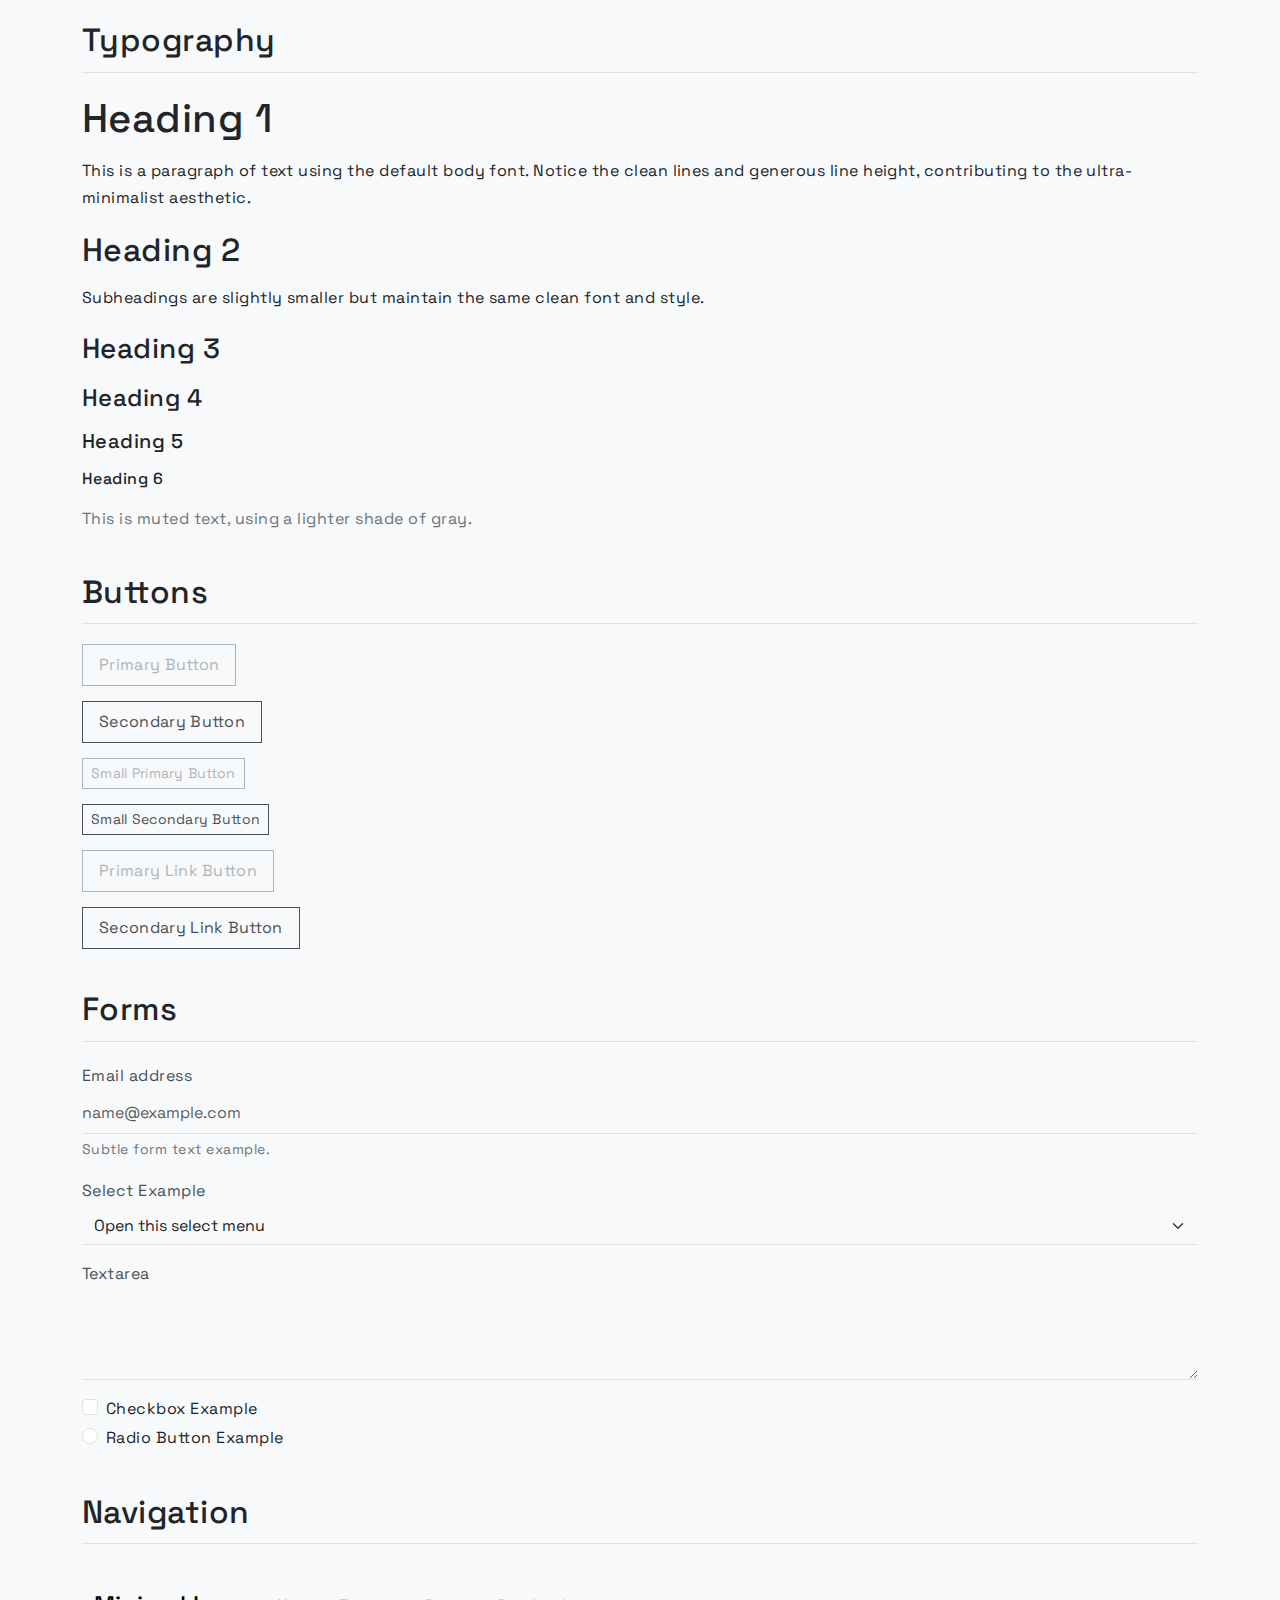
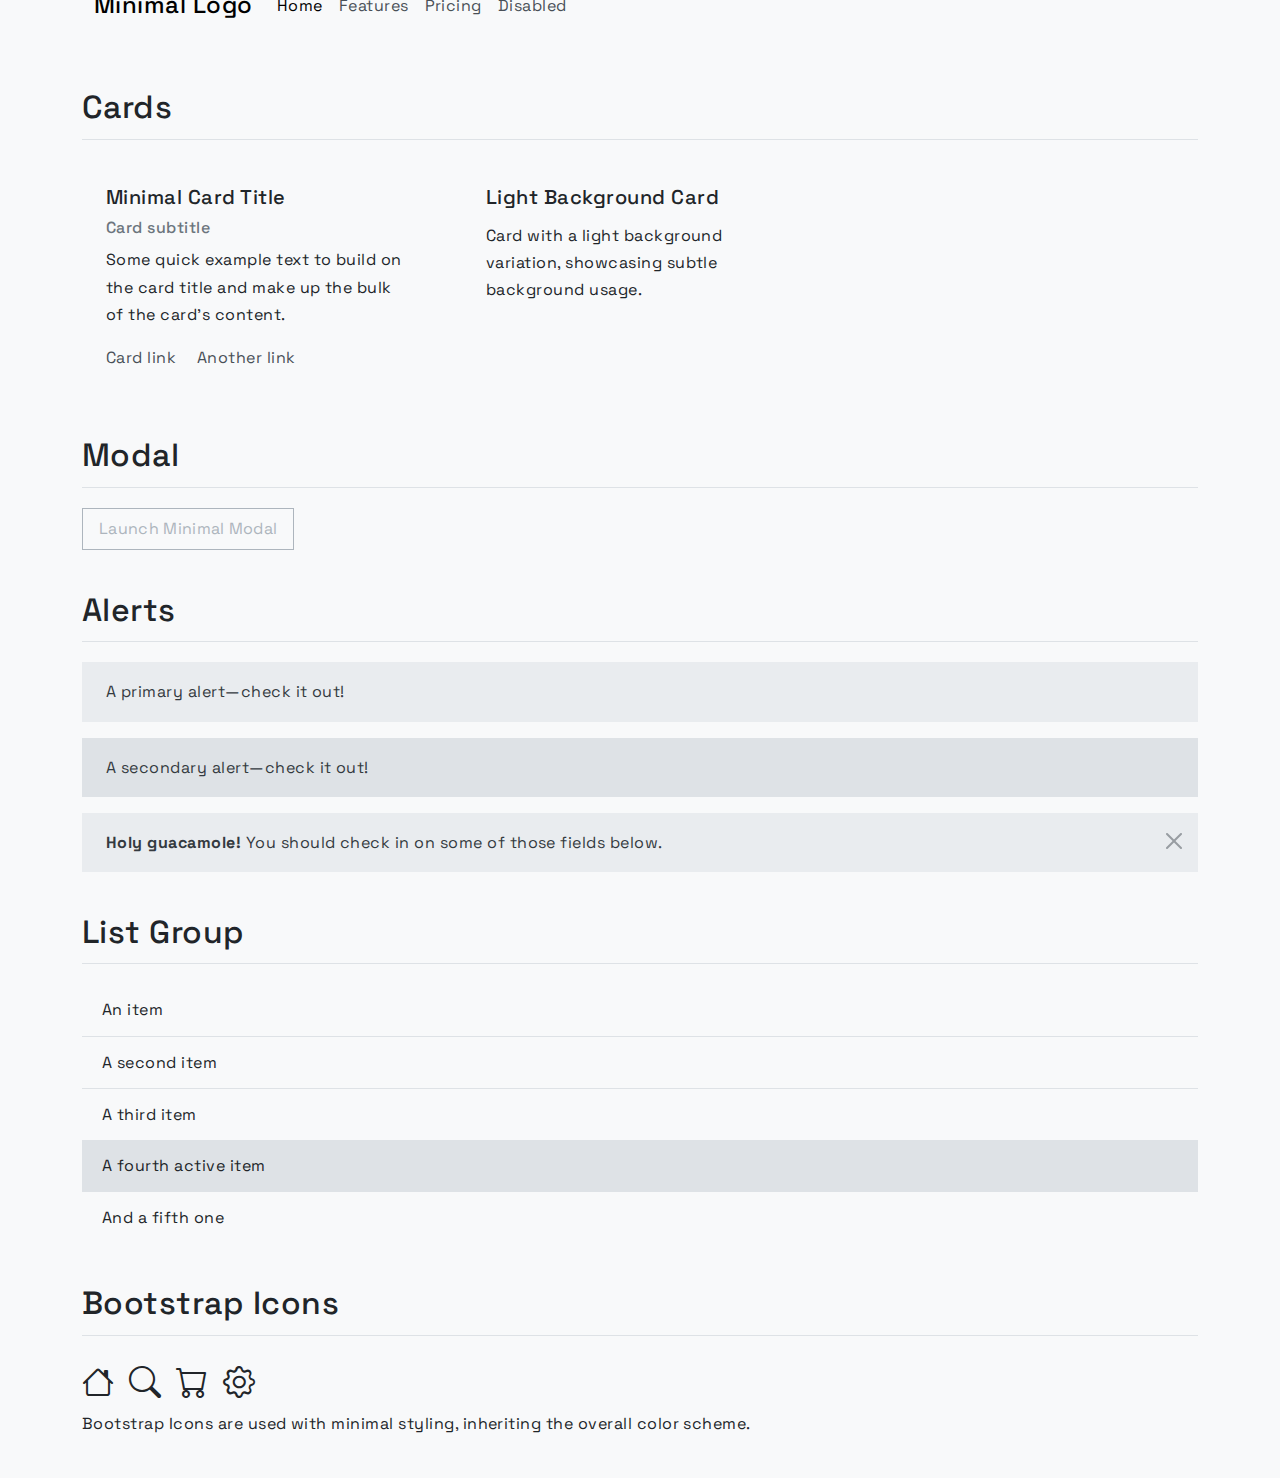
<file: ultra-minimalist-alien/index.html>
<!DOCTYPE html>
<html lang="en">
<head>
    <meta charset="UTF-8">
    <meta name="viewport" content="width=device-width, initial-scale=1.0">
    <title>Ultra-Minimalismo Alienígena Demo</title>
    <link rel="stylesheet" href="https://cdn.jsdelivr.net/npm/bootstrap@5.3.0/dist/css/bootstrap.min.css">
    <link rel="stylesheet" href="https://cdn.jsdelivr.net/npm/bootstrap-icons@1.10.5/font/bootstrap-icons.css">
    <link rel="stylesheet" href="assets/css/style.css"> <!-- Link to your style.css file -->
    <style>
        body { padding-top: 20px; } /* Add some padding to the top for better visual */
        .demo-section { margin-bottom: 40px; }
        .demo-section-title { margin-bottom: 20px; border-bottom: 1px solid var(--ultra-minimal-border-color); padding-bottom: 10px; }
        .demo-element { margin-bottom: 15px; }
        .icon-example { font-size: 2rem; margin-right: 10px; vertical-align: middle; }
    </style>
</head>
<body>

    <div class="container">
        <section class="demo-section" id="typography">
            <h2 class="demo-section-title">Typography</h2>
            <div class="demo-element">
                <h1>Heading 1</h1>
                <p>This is a paragraph of text using the default body font. Notice the clean lines and generous line height, contributing to the ultra-minimalist aesthetic.</p>
            </div>
            <div class="demo-element">
                <h2>Heading 2</h2>
                <p>Subheadings are slightly smaller but maintain the same clean font and style.</p>
            </div>
            <div class="demo-element">
                <h3>Heading 3</h3>
            </div>
            <div class="demo-element">
                <h4>Heading 4</h4>
            </div>
            <div class="demo-element">
                <h5>Heading 5</h5>
            </div>
            <div class="demo-element">
                <h6>Heading 6</h6>
            </div>
            <div class="demo-element">
                <p class="text-muted">This is muted text, using a lighter shade of gray.</p>
            </div>
        </section>

        <section class="demo-section" id="buttons">
            <h2 class="demo-section-title">Buttons</h2>
            <div class="demo-element">
                <button type="button" class="btn btn-primary">Primary Button</button>
            </div>
            <div class="demo-element">
                <button type="button" class="btn btn-secondary">Secondary Button</button>
            </div>
            <div class="demo-element">
                <button type="button" class="btn btn-primary btn-sm">Small Primary Button</button>
            </div>
            <div class="demo-element">
                <button type="button" class="btn btn-secondary btn-sm">Small Secondary Button</button>
            </div>
            <div class="demo-element">
                <a href="#" class="btn btn-primary">Primary Link Button</a>
            </div>
            <div class="demo-element">
                <a href="#" class="btn btn-secondary">Secondary Link Button</a>
            </div>
        </section>

        <section class="demo-section" id="forms">
            <h2 class="demo-section-title">Forms</h2>
            <div class="demo-element">
                <label for="exampleFormControlInput1" class="form-label">Email address</label>
                <input type="email" class="form-control" id="exampleFormControlInput1" placeholder="name@example.com">
                <div class="form-text">Subtle form text example.</div>
            </div>
            <div class="demo-element">
                <label for="exampleFormControlSelect1" class="form-label">Select Example</label>
                <select class="form-select" id="exampleFormControlSelect1">
                    <option selected>Open this select menu</option>
                    <option value="1">One</option>
                    <option value="2">Two</option>
                    <option value="3">Three</option>
                </select>
            </div>
            <div class="demo-element">
                <label for="exampleFormControlTextarea1" class="form-label">Textarea</label>
                <textarea class="form-control" id="exampleFormControlTextarea1" rows="3"></textarea>
            </div>
             <div class="demo-element">
                <div class="form-check">
                    <input class="form-check-input" type="checkbox" value="" id="flexCheckDefault">
                    <label class="form-check-label" for="flexCheckDefault">
                        Checkbox Example
                    </label>
                </div>
                <div class="form-check">
                    <input class="form-check-input" type="radio" name="flexRadioDefault" id="flexRadioDefault1">
                    <label class="form-check-label" for="flexRadioDefault1">
                        Radio Button Example
                    </label>
                </div>
            </div>
        </section>

        <section class="demo-section" id="navigation">
            <h2 class="demo-section-title">Navigation</h2>
            <nav class="navbar navbar-expand-lg navbar-light bg-light">
                <div class="container-fluid">
                    <a class="navbar-brand" href="#">Minimal Logo</a>
                    <button class="navbar-toggler" type="button" data-bs-toggle="collapse" data-bs-target="#navbarNav" aria-controls="navbarNav" aria-expanded="false" aria-label="Toggle navigation">
                        <span class="navbar-toggler-icon"></span>
                    </button>
                    <div class="collapse navbar-collapse" id="navbarNav">
                        <ul class="navbar-nav">
                            <li class="nav-item">
                                <a class="nav-link active" aria-current="page" href="#">Home</a>
                            </li>
                            <li class="nav-item">
                                <a class="nav-link" href="#">Features</a>
                            </li>
                            <li class="nav-item">
                                <a class="nav-link" href="#">Pricing</a>
                            </li>
                            <li class="nav-item">
                                <a class="nav-link disabled" href="#" aria-disabled="true">Disabled</a>
                            </li>
                        </ul>
                    </div>
                </div>
            </nav>
        </section>

        <section class="demo-section" id="cards">
            <h2 class="demo-section-title">Cards</h2>
            <div class="row">
                <div class="col-md-4">
                    <div class="card">
                        <div class="card-body">
                            <h5 class="card-title">Minimal Card Title</h5>
                            <h6 class="card-subtitle mb-2 text-muted">Card subtitle</h6>
                            <p class="card-text">Some quick example text to build on the card title and make up the bulk of the card's content.</p>
                            <a href="#" class="card-link">Card link</a>
                            <a href="#" class="card-link">Another link</a>
                        </div>
                    </div>
                </div>
                <div class="col-md-4">
                    <div class="card bg-light">
                        <div class="card-body">
                            <h5 class="card-title">Light Background Card</h5>
                            <p class="card-text">Card with a light background variation, showcasing subtle background usage.</p>
                        </div>
                    </div>
                </div>
            </div>
        </section>

        <section class="demo-section" id="modal">
            <h2 class="demo-section-title">Modal</h2>
            <button type="button" class="btn btn-primary" data-bs-toggle="modal" data-bs-target="#exampleModal">
                Launch Minimal Modal
            </button>

            <div class="modal fade" id="exampleModal" tabindex="-1" aria-labelledby="exampleModalLabel" aria-hidden="true">
                <div class="modal-dialog">
                    <div class="modal-content">
                        <div class="modal-header">
                            <h5 class="modal-title" id="exampleModalLabel">Modal Title</h5>
                            <button type="button" class="btn-close" data-bs-dismiss="modal" aria-label="Close"></button>
                        </div>
                        <div class="modal-body">
                            This is a minimal modal body. Notice the clean lines and reduced styling, in line with the Ultra-Minimalismo Alienígena aesthetic.
                        </div>
                        <div class="modal-footer">
                            <button type="button" class="btn btn-secondary" data-bs-dismiss="modal">Close</button>
                            <button type="button" class="btn btn-primary">Save changes</button>
                        </div>
                    </div>
                </div>
            </div>
        </section>

        <section class="demo-section" id="alerts">
            <h2 class="demo-section-title">Alerts</h2>
            <div class="demo-element">
                <div class="alert alert-primary" role="alert">
                    A primary alert—check it out!
                </div>
            </div>
            <div class="demo-element">
                <div class="alert alert-secondary" role="alert">
                    A secondary alert—check it out!
                </div>
            </div>
            <div class="demo-element">
                <div class="alert alert-warning alert-dismissible fade show" role="alert">
                    <strong>Holy guacamole!</strong> You should check in on some of those fields below.
                    <button type="button" class="btn-close" data-bs-dismiss="alert" aria-label="Close"></button>
                </div>
            </div>
        </section>

        <section class="demo-section" id="list-group">
            <h2 class="demo-section-title">List Group</h2>
            <ul class="list-group">
                <li class="list-group-item">An item</li>
                <li class="list-group-item">A second item</li>
                <li class="list-group-item">A third item</li>
                <li class="list-group-item active" aria-current="true">A fourth active item</li>
                <li class="list-group-item">And a fifth one</li>
            </ul>
        </section>

        <section class="demo-section" id="icons">
            <h2 class="demo-section-title">Bootstrap Icons</h2>
            <div class="demo-element">
                <i class="bi bi-house icon-example"></i> <i class="bi bi-search icon-example"></i> <i class="bi bi-cart icon-example"></i> <i class="bi bi-gear icon-example"></i>
                <p>Bootstrap Icons are used with minimal styling, inheriting the overall color scheme. </p>
            </div>
        </section>

    </div>

    <script src="https://cdn.jsdelivr.net/npm/bootstrap@5.3.0/dist/js/bootstrap.bundle.min.js"></script>
</body>
</html>
</file>
<file: gravity-glass-ui/assets/css/style.css>
/* ==========================================================
   Gravity Glass UI - Bootstrap 5.3 Theme
   ========================================================= */

/* Import Google Font - Inter */
@import url('https://fonts.googleapis.com/css2?family=Inter:wght@100..900&display=swap');

/* ==========================================================
   Global Styles & Typography
   ========================================================= */

:root {
    --gravity-glass-primary-accent: #A0E9FF;
    --gravity-glass-secondary-accent: #64B5F6;
    --gravity-glass-light-bg: #F0F2F5;
    --gravity-glass-dark-bg: #1E1E1E;
    --gravity-glass-light-text: #333333;
    --gravity-glass-dark-text: #EEEEEE;
    --gravity-glass-shadow: rgba(0, 0, 0, 0.15);
    --gravity-glass-accent-shadow: rgba(160, 233, 255, 0.2);
    /* rgba(var(--gravity-glass-primary-accent-rgb), 0.2); - if you define rgb vars */
    --gravity-glass-border-radius: 0.5rem;
    --gravity-glass-transition-duration: 0.3s;
    --gravity-glass-font-family: 'Inter', sans-serif;
}

body {
    font-family: var(--gravity-glass-font-family);
    -webkit-font-smoothing: antialiased;
    -moz-osx-font-smoothing: grayscale;
    color: var(--gravity-glass-light-text);
    /* Default light mode text */
    background-color: var(--gravity-glass-light-bg);
    /* Default light mode background */
}

/* Dark Mode Overrides (Example - Apply .dark-mode class to body) */
body.dark-mode {
    color: var(--gravity-glass-dark-text);
    background-color: var(--gravity-glass-dark-bg);
}

h1,
h2,
h3,
h4,
h5,
h6,
.h1,
.h2,
.h3,
.h4,
.h5,
.h6 {
    font-weight: 600;
    /* Semibold headings */
    color: inherit;
    /* Inherit text color from body/parent */
}

p {
    line-height: 1.6;
    font-weight: 400;
    /* Regular body text */
}

a {
    color: var(--gravity-glass-primary-accent);
    text-decoration: none;
    transition: color var(--gravity-glass-transition-duration);
}

a:hover,
a:focus {
    color: var(--gravity-glass-secondary-accent);
    text-decoration: none;
    /* Keep no underline on hover */
}

/* ==========================================================
   Glass Container - Reusable Class
   ========================================================= */
.glass-container {
    background-color: rgba(255, 255, 255, 0.15);
    /* Slightly less intense white glass base */
    backdrop-filter: blur(12px);
    /* Stronger blur for more pronounced glass effect */
    -webkit-backdrop-filter: blur(12px);
    border: 1px solid rgba(255, 255, 255, 0.25);
    /* Slightly less intense white border */
    border-radius: var(--gravity-glass-border-radius);
    box-shadow: 0 10px 40px 0 var(--gravity-glass-shadow);
    /* Deeper shadow for more depth */
    padding: 2.5rem;
    /* Increased padding for spaciousness */
    transition: all var(--gravity-glass-transition-duration) ease-in-out;
}

.glass-container:hover {
    background-color: rgba(255, 255, 255, 0.25);
    /* Brighter hover */
    box-shadow: 0 15px 60px 0 rgba(0, 0, 0, 0.2);
    /* Increased shadow on hover */
    transform: translateY(-5px);
    /* More pronounced lift on hover */
}

/* Dark Mode Glass Container */
body.dark-mode .glass-container {
    background-color: rgba(0, 0, 0, 0.2);
    /* Dark glass base for dark mode */
    border: 1px solid rgba(0, 0, 0, 0.3);
    /* Dark glass border for dark mode */
    box-shadow: 0 10px 40px 0 rgba(255, 255, 255, 0.05);
    /* Subtle white shadow in dark mode */
}

body.dark-mode .glass-container:hover {
    background-color: rgba(0, 0, 0, 0.3);
    box-shadow: 0 15px 60px 0 rgba(255, 255, 255, 0.1);
}


/* ==========================================================
   Buttons - .btn-glass and Bootstrap Button Overrides
   ========================================================= */
.btn {
    border: none;
    /* Remove default Bootstrap borders */
    padding: 0.8rem 1.75rem;
    /* Adjusted padding */
    border-radius: var(--gravity-glass-border-radius);
    font-weight: 500;
    /* Medium font weight for buttons */
    transition: all var(--gravity-glass-transition-duration) ease-in-out;
    box-shadow: 0 4px 12px 0 var(--gravity-glass-shadow);
    /* Default button shadow */
}

.btn:hover,
.btn:focus {
    box-shadow: 0 6px 18px 0 rgba(0, 0, 0, 0.2);
    /* Increased shadow on hover/focus */
    transform: scale(1.03);
    /* Subtle scale on hover */
}

.btn:active {
    box-shadow: 0 2px 6px 0 rgba(0, 0, 0, 0.3);
    /* Reduced shadow on active */
    transform: scale(0.98);
    /* Subtle scale down on active */
}


/* Primary Button Override */
.btn-primary {
    background-color: rgba(var(--gravity-glass-primary-accent), 0.4);
    /* Primary accent glass base */
    color: #fff;
    border: 1px solid rgba(var(--gravity-glass-primary-accent), 0.6);
    box-shadow: 0 4px 12px 0 var(--gravity-glass-accent-shadow);
}

.btn-primary:hover,
.btn-primary:focus {
    background-color: rgba(var(--gravity-glass-primary-accent), 0.6);
    border-color: rgba(var(--gravity-glass-primary-accent), 0.8);
    box-shadow: 0 6px 18px 0 rgba(var(--gravity-glass-primary-accent), 0.3);
    color: #fff;
    /* Keep text white on hover */
}

.btn-primary:active {
    background-color: rgba(var(--gravity-glass-primary-accent), 0.7);
    box-shadow: 0 2px 6px 0 rgba(var(--gravity-glass-primary-accent), 0.4);
    color: #fff;
}

/* Secondary Button Override (Example - Customize as needed) */
.btn-secondary {
    background-color: rgba(var(--gravity-glass-secondary-accent), 0.3);
    /* Secondary accent glass base */
    color: #fff;
    border: 1px solid rgba(var(--gravity-glass-secondary-accent), 0.5);
    box-shadow: 0 4px 12px 0 rgba(var(--gravity-glass-secondary-accent), 0.15);
}

.btn-secondary:hover,
.btn-secondary:focus {
    background-color: rgba(var(--gravity-glass-secondary-accent), 0.5);
    border-color: rgba(var(--gravity-glass-secondary-accent), 0.7);
    box-shadow: 0 6px 18px 0 rgba(var(--gravity-glass-secondary-accent), 0.25);
    color: #fff;
}

.btn-secondary:active {
    background-color: rgba(var(--gravity-glass-secondary-accent), 0.6);
    box-shadow: 0 2px 6px 0 rgba(var(--gravity-glass-secondary-accent), 0.3);
    color: #fff;
}

/* Outline Buttons (Example - Customize as needed) */
.btn-outline-primary,
.btn-outline-secondary {
    background-color: transparent;
    border: 1px solid rgba(255, 255, 255, 0.5);
    /* White outline */
    color: #fff;
}

.btn-outline-primary {
    border-color: rgba(var(--gravity-glass-primary-accent), 0.7);
    color: rgba(var(--gravity-glass-primary-accent), 0.9);
}

.btn-outline-secondary {
    border-color: rgba(var(--gravity-glass-secondary-accent), 0.7);
    color: rgba(var(--gravity-glass-secondary-accent), 0.9);
}


.btn-outline-primary:hover,
.btn-outline-primary:focus,
.btn-outline-secondary:hover,
.btn-outline-secondary:focus {
    background-color: rgba(255, 255, 255, 0.1);
    /* Subtle white fill on hover */
    color: #fff;
    /* Keep text white */
    box-shadow: 0 4px 12px 0 var(--gravity-glass-shadow);
    /* Add subtle shadow on hover for outline buttons */
}

.btn-outline-primary:active,
.btn-outline-secondary:active {
    background-color: rgba(255, 255, 255, 0.2);
    /* Slightly darker fill on active */
    box-shadow: 0 2px 6px 0 rgba(0, 0, 0, 0.3);
    /* Reduced shadow on active */
}


/* Dark Mode Button Overrides */
body.dark-mode .btn {
    box-shadow: 0 4px 12px 0 rgba(255, 255, 255, 0.05);
    /* Subtle white shadow in dark mode buttons */
}

body.dark-mode .btn:hover,
body.dark-mode .btn:focus {
    box-shadow: 0 6px 18px 0 rgba(255, 255, 255, 0.1);
}

body.dark-mode .btn:active {
    box-shadow: 0 2px 6px 0 rgba(255, 255, 255, 0.15);
}

body.dark-mode .btn-primary {
    box-shadow: 0 4px 12px 0 rgba(var(--gravity-glass-primary-accent), 0.1);
}

body.dark-mode .btn-primary:hover,
body.dark-mode .btn-primary:focus {
    box-shadow: 0 6px 18px 0 rgba(var(--gravity-glass-primary-accent), 0.15);
}

body.dark-mode .btn-primary:active {
    box-shadow: 0 2px 6px 0 rgba(var(--gravity-glass-primary-accent), 0.2);
}

body.dark-mode .btn-secondary {
    box-shadow: 0 4px 12px 0 rgba(var(--gravity-glass-secondary-accent), 0.08);
}

body.dark-mode .btn-secondary:hover,
body.dark-mode .btn-secondary:focus {
    box-shadow: 0 6px 18px 0 rgba(var(--gravity-glass-secondary-accent), 0.12);
}

body.dark-mode .btn-secondary:active {
    box-shadow: 0 2px 6px 0 rgba(var(--gravity-glass-secondary-accent), 0.16);
}

body.dark-mode .btn-outline-primary,
body.dark-mode .btn-outline-secondary {
    border-color: rgba(255, 255, 255, 0.3);
    /* Less intense white outline in dark mode */
    color: rgba(255, 255, 255, 0.7);
    /* Less intense white text in dark mode */
}

body.dark-mode .btn-outline-primary {
    border-color: rgba(var(--gravity-glass-primary-accent), 0.5);
    color: rgba(var(--gravity-glass-primary-accent), 0.7);
}

body.dark-mode .btn-outline-secondary {
    border-color: rgba(var(--gravity-glass-secondary-accent), 0.5);
    color: rgba(var(--gravity-glass-secondary-accent), 0.7);
}

body.dark-mode .btn-outline-primary:hover,
body.dark-mode .btn-outline-primary:focus,
body.dark-mode .btn-outline-secondary:hover,
body.dark-mode .btn-outline-secondary:focus {
    background-color: rgba(255, 255, 255, 0.05);
    /* Subtle white fill on hover in dark mode */
}

/* ==========================================================
   Form Controls - .form-control-glass and Bootstrap Overrides
   ========================================================= */
.form-control {
    background-color: rgba(255, 255, 255, 0.08);
    /* Very subtle white glass base for inputs */
    backdrop-filter: blur(8px);
    /* Slightly stronger blur for inputs */
    -webkit-backdrop-filter: blur(8px);
    border: 1px solid rgba(255, 255, 255, 0.15);
    /* Very subtle white border */
    color: var(--gravity-glass-light-text);
    /* Input text color */
    box-shadow: inset 0 2px 6px 0 rgba(0, 0, 0, 0.05);
    /* Subtle inner shadow for input depth */
    border-radius: var(--gravity-glass-border-radius);
    padding: 0.75rem 1rem;
    /* Adjusted input padding */
    transition: border-color var(--gravity-glass-transition-duration), box-shadow var(--gravity-glass-transition-duration);
}

.form-control::placeholder {
    color: rgba(255, 255, 255, 0.4);
    /* Placeholder text color */
    opacity: 1;
    /* Override Firefox opacity bug */
}

.form-control:focus {
    background-color: rgba(255, 255, 255, 0.15);
    /* Slightly brighter focus state */
    border-color: rgba(var(--gravity-glass-primary-accent), 0.6);
    /* Accent color border on focus */
    box-shadow: inset 0 2px 6px 0 rgba(0, 0, 0, 0.05), 0 0 0 0.2rem rgba(var(--gravity-glass-primary-accent), 0.2);
    /* Focus ring with accent color */
    outline: 0;
    /* Remove default focus outline */
    color: var(--gravity-glass-light-text);
    /* Ensure text color on focus */
}

/* Dark Mode Form Control Overrides */
body.dark-mode .form-control {
    background-color: rgba(0, 0, 0, 0.1);
    /* Dark glass input base for dark mode */
    border: 1px solid rgba(0, 0, 0, 0.2);
    /* Dark glass input border for dark mode */
    color: var(--gravity-glass-dark-text);
    /* Dark mode input text color */
    box-shadow: inset 0 2px 6px 0 rgba(255, 255, 255, 0.03);
    /* Subtle white inner shadow in dark mode inputs */
}

body.dark-mode .form-control::placeholder {
    color: rgba(255, 255, 255, 0.3);
    /* Dark mode placeholder text color */
}

body.dark-mode .form-control:focus {
    background-color: rgba(0, 0, 0, 0.2);
    /* Slightly brighter focus state in dark mode */
    color: var(--gravity-glass-dark-text);
    /* Ensure text color on focus in dark mode */
    box-shadow: inset 0 2px 6px 0 rgba(255, 255, 255, 0.03), 0 0 0 0.2rem rgba(var(--gravity-glass-primary-accent), 0.2);
    /* Focus ring same in dark mode */
}


/* ==========================================================
   Navbar - .navbar-glass and Bootstrap Navbar Overrides
   ========================================================= */
.navbar {
    padding-top: 1rem;
    padding-bottom: 1rem;
}

.navbar-glass {
    background-color: rgba(255, 255, 255, 0.08);
    /* Subtle white glass navbar */
    backdrop-filter: blur(15px);
    /* Stronger blur for navbar */
    -webkit-backdrop-filter: blur(15px);
    border-bottom: 1px solid rgba(255, 255, 255, 0.15);
    /* Subtle bottom border */
    box-shadow: 0 2px 10px 0 rgba(0, 0, 0, 0.05);
    /* Subtle navbar shadow */
}

.navbar-brand,
.navbar-nav .nav-link {
    color: #fff;
    /* White navbar text and links */
    font-weight: 500;
    transition: color var(--gravity-glass-transition-duration);
}

.navbar-brand:hover,
.navbar-brand:focus,
.navbar-nav .nav-link:hover,
.navbar-nav .nav-link:focus {
    color: var(--gravity-glass-primary-accent);
    /* Accent color on hover/focus */
}


/* Dark Mode Navbar Overrides */
body.dark-mode .navbar-glass {
    background-color: rgba(0, 0, 0, 0.1);
    /* Dark glass navbar for dark mode */
    border-bottom: 1px solid rgba(0, 0, 0, 0.2);
    /* Dark glass navbar border for dark mode */
    box-shadow: 0 2px 10px 0 rgba(255, 255, 255, 0.03);
    /* Subtle white shadow in dark mode navbar */
}

/* ==========================================================
   Card - Bootstrap Card Overrides (using .glass-container)
   ========================================================= */
.card {
    background-color: transparent;
    /* Card background transparent to let glass container show through */
    border: none;
    /* Remove default card border */
}

.card-body {
    padding: 2rem;
    /* Adjust card body padding */
}

/* Apply .glass-container to .card or .card-body as needed in HTML */
/* Example: <div class="card glass-container"> ... </div> */


/* ==========================================================
   Modal - Bootstrap Modal Overrides (using .glass-container)
   ========================================================= */
.modal-content {
    background-color: transparent;
    /* Modal content transparent */
    border: none;
    /* Remove default modal border */
}

/* Apply .glass-container to .modal-content in HTML */
/* Example: <div class="modal-content glass-container"> ... </div> */
.modal-header,
.modal-footer {
    border: none;
    /* Remove modal header/footer borders */
    background-color: transparent;
    /* Header/Footer transparent background */
}

.modal-title {
    color: #fff;
    /* Modal title color */
}

/* ==========================================================
   Alert - Bootstrap Alert Overrides (using .glass-container)
   ========================================================= */
.alert {
    background-color: transparent;
    /* Alert background transparent */
    border: none;
    /* Remove default alert border */
    color: #fff;
    /* Default alert text color */
}

/* Apply .glass-container to .alert in HTML */
/* Example: <div class="alert glass-container"> ... </div> */

.alert-primary {
    /* Example - Customize alert colors if needed */
    color: var(--gravity-glass-primary-accent);
}


/* ==========================================================
   Animations - Subtle Fluctuations (Optional - Add .animate-fluctuation class)
   ========================================================= */
@keyframes subtle-fluctuation {

    0%,
    100% {
        transform: translateY(0);
    }

    50% {
        transform: translateY(-1px);
    }

    /* Very slight vertical movement */
}

.animate-fluctuation {
    animation: subtle-fluctuation 4s infinite ease-in-out;
    /* Apply to glass elements */
}


/* ==========================================================
   Utility Classes - Spacing adjustments (Example)
   ========================================================= */
.mt-glass-5 {
    margin-top: 5rem !important;
}

/* Example - Adjust spacing utilities as needed */
.mb-glass-5 {
    margin-bottom: 5rem !important;
}

.pt-glass-5 {
    padding-top: 5rem !important;
}

.pb-glass-5 {
    padding-bottom: 5rem !important;
}


/* ==========================================================
   Accessibility - Ensure Contrast (Implicitly handled by color choices, but verify)
   ========================================================= */
/*  Use color contrast checkers to ensure sufficient contrast  */
/*  For example, text on glass backgrounds should have adequate contrast  */


/* ==========================================================
   Cursor Interaction - (JavaScript needed for dynamic gravity effect - CSS just for base styles)
   ========================================================= */
/* Add .gravity-reactive class in HTML for JavaScript interaction */
/* JavaScript code (separate .js file) is needed to implement the cursor-driven gravity effect */


/* ==========================================================
   End of Gravity Glass UI Theme - Bootstrap 5.3 Override CSS
   ========================================================= */
</file>
<file: neo-neon-brutalism/assets/css/style.css>
/* Neo-Brutalism Neon Bootstrap 5.3 Override CSS */

/* Import Google Fonts */
@import url('https://fonts.googleapis.com/css2?family=Bebas+Neue&family=Montserrat:wght@400;700&display=swap');

/* ================================================== */
/*  Global Styles & Resets                               */
/* ================================================== */

*,
*::before,
*::after {
    box-sizing: border-box;
}

html,
body {
    font-family: 'Montserrat', sans-serif;
    /* Base font */
    font-weight: 400;
    background-color: #333333;
    /* Charcoal Grey Background */
    color: #F0F0F0;
    /* Off-White Text */
    line-height: 1.6;
    -webkit-font-smoothing: antialiased;
    -moz-osx-font-smoothing: grayscale;
}

h1,
h2,
h3,
h4,
h5,
h6 {
    font-family: 'Bebas Neue', sans-serif;
    /* Grotesque Font for Headings */
    font-weight: 400;
    color: #FFFF00;
    /* Vibrant Yellow Headings */
    line-height: 1.2;
    margin-top: 1rem;
    margin-bottom: 0.5rem;
    text-transform: uppercase;
    /* Optional: Uppercase Headings for Brutalist Feel */
}

h1 {
    font-size: 3rem;
}

h2 {
    font-size: 2.5rem;
}

h3 {
    font-size: 2rem;
}

h4 {
    font-size: 1.75rem;
}

h5 {
    font-size: 1.5rem;
}

h6 {
    font-size: 1.25rem;
}

p {
    margin-bottom: 1rem;
}

a {
    color: #00FF00;
    /* Bright Green Links */
    text-decoration: none;
    transition: color 0.3s ease;
}

a:hover,
a:focus {
    color: #FF6F00;
    /* Neon Orange Hover/Focus Links */
    text-decoration: none;
    /* Keep no underline */
}

hr {
    border-top: 2px solid #8A2BE2;
    /* Dark Purple HR */
    border-bottom: 0;
    margin-top: 2rem;
    margin-bottom: 2rem;
}

/* ================================================== */
/*  Bootstrap Overrides - Core Components              */
/* ================================================== */

/* Body and General Container */
body {
    background-color: #333333;
    /* Charcoal Grey Background */
    color: #F0F0F0;
    /* Off-White Text */
}

.container,
.container-fluid,
.container-sm,
.container-md,
.container-lg,
.container-xl,
.container-xxl {
    /* No major container overrides initially, can add specific padding if needed */
}

/* Typography Overrides (Bootstrap defaults) */
body {
    --bs-body-font-family: 'Montserrat', sans-serif;
    --bs-body-font-weight: 400;
    --bs-body-line-height: 1.6;
    --bs-body-color: #F0F0F0;
    --bs-body-bg: #333333;
}

h1,
h2,
h3,
h4,
h5,
h6,
.h1,
.h2,
.h3,
.h4,
.h5,
.h6 {
    font-family: 'Bebas Neue', sans-serif;
    color: #FFFF00;
    /* Vibrant Yellow Headings */
    font-weight: 400;
    text-transform: uppercase;
}

.lead {
    font-weight: 700;
    /* Make lead text bolder */
}


/* Buttons */
.btn {
    font-family: 'Bebas Neue', sans-serif;
    font-weight: 400;
    border: 2px solid transparent;
    border-radius: 0;
    /* No rounded corners */
    padding: 0.75rem 1.5rem;
    text-transform: uppercase;
    transition: background-color 0.3s ease, color 0.3s ease, border-color 0.3s ease;
    cursor: pointer;
    display: inline-block;
    text-align: center;
    white-space: nowrap;
    vertical-align: middle;
    -webkit-user-select: none;
    -moz-user-select: none;
    user-select: none;
    line-height: 1.5;
}

.btn:hover,
.btn:focus {
    text-decoration: none;
    outline: 0;
}

.btn-primary {
    background-color: #003049;
    /* Prussian Blue Primary Button */
    color: #FFFF00;
    /* Vibrant Yellow Text */
    border-color: #FFFF00;
    /* Vibrant Yellow Border */
}

.btn-primary:hover,
.btn-primary:focus {
    background-color: #FFFF00;
    /* Vibrant Yellow Hover/Focus Background */
    color: #003049;
    /* Prussian Blue Text */
    border-color: #FFFF00;
    /* Keep Yellow Border */
}

.btn-secondary {
    background-color: transparent;
    color: #FF6F00;
    /* Neon Orange Secondary Button */
    border-color: #FF6F00;
    /* Neon Orange Border */
}

.btn-secondary:hover,
.btn-secondary:focus {
    background-color: #FF6F00;
    /* Neon Orange Hover/Focus Background */
    color: #333333;
    /* Charcoal Grey Text */
    border-color: #FF6F00;
    /* Keep Orange Border */
}

.btn-success {
    background-color: #00FF00;
    /* Bright Green Success Button */
    color: #333333;
    /* Charcoal Grey Text */
    border-color: #00FF00;
    /* Bright Green Border */
}

.btn-success:hover,
.btn-success:focus {
    background-color: #333333;
    /* Charcoal Grey Hover/Focus Background */
    color: #00FF00;
    /* Bright Green Text */
    border-color: #00FF00;
    /* Keep Green Border */
}

.btn-danger {
    background-color: #FF0000;
    /* Intense Red Danger Button */
    color: #F0F0F0;
    /* Off-White Text */
    border-color: #FF0000;
    /* Intense Red Border */
}

.btn-danger:hover,
.btn-danger:focus {
    background-color: #F0F0F0;
    /* Off-White Hover/Focus Background */
    color: #FF0000;
    /* Intense Red Text */
    border-color: #FF0000;
    /* Keep Red Border */
}

.btn-warning {
    background-color: #FF6F00;
    /* Neon Orange Warning Button */
    color: #333333;
    /* Charcoal Grey Text */
    border-color: #FF6F00;
    /* Neon Orange Border */
}

.btn-warning:hover,
.btn-warning:focus {
    background-color: #333333;
    /* Charcoal Grey Hover/Focus Background */
    color: #FF6F00;
    /* Neon Orange Text */
    border-color: #FF6F00;
    /* Keep Orange Border */
}

.btn-info {
    background-color: #00FFFF;
    /* Cyan Info Button */
    color: #333333;
    /* Charcoal Grey Text */
    border-color: #00FFFF;
    /* Cyan Border */
}

.btn-info:hover,
.btn-info:focus {
    background-color: #333333;
    /* Charcoal Grey Hover/Focus Background */
    color: #00FFFF;
    /* Cyan Text */
    border-color: #00FFFF;
    /* Keep Cyan Border */
}

.btn-light {
    /* Overriding Bootstrap light to be Neon-like */
    background-color: #F0F0F0;
    /* Off-White Light Button */
    color: #333333;
    /* Charcoal Grey Text */
    border-color: #F0F0F0;
    /* Off-White Border */
}

.btn-light:hover,
.btn-light:focus {
    background-color: #333333;
    /* Charcoal Grey Hover/Focus Background */
    color: #F0F0F0;
    /* Off-White Text */
    border-color: #F0F0F0;
    /* Keep Off-White Border */
}

.btn-dark {
    background-color: #8A2BE2;
    /* Dark Purple Dark Button */
    color: #F0F0F0;
    /* Off-White Text */
    border-color: #8A2BE2;
    /* Dark Purple Border */
}

.btn-dark:hover,
.btn-dark:focus {
    background-color: #F0F0F0;
    /* Off-White Hover/Focus Background */
    color: #8A2BE2;
    /* Dark Purple Text */
    border-color: #8A2BE2;
    /* Keep Dark Purple Border */
}

.btn-outline-primary,
.btn-outline-secondary,
.btn-outline-success,
.btn-outline-danger,
.btn-outline-warning,
.btn-outline-info,
.btn-outline-light,
.btn-outline-dark {
    background-color: transparent;
    /* Outlined buttons have transparent backgrounds */
    border: 2px solid;
    /* Set border width */
    border-radius: 0;
    /* No rounded corners */
    padding: 0.75rem 1.5rem;
    text-transform: uppercase;
    transition: background-color 0.3s ease, color 0.3s ease, border-color 0.3s ease;
}

.btn-outline-primary {
    color: #FFFF00;
    /* Vibrant Yellow Outline Button */
    border-color: #FFFF00;
}

.btn-outline-primary:hover,
.btn-outline-primary:focus {
    background-color: #FFFF00;
    color: #003049;
    border-color: #FFFF00;
}

.btn-outline-secondary {
    color: #FF6F00;
    /* Neon Orange Outline Button */
    border-color: #FF6F00;
}

.btn-outline-secondary:hover,
.btn-outline-secondary:focus {
    background-color: #FF6F00;
    color: #333333;
    border-color: #FF6F00;
}

.btn-outline-success {
    color: #00FF00;
    /* Bright Green Outline Button */
    border-color: #00FF00;
}

.btn-outline-success:hover,
.btn-outline-success:focus {
    background-color: #00FF00;
    color: #333333;
    border-color: #00FF00;
}

.btn-outline-danger {
    color: #FF0000;
    /* Intense Red Outline Button */
    border-color: #FF0000;
}

.btn-outline-danger:hover,
.btn-outline-danger:focus {
    background-color: #FF0000;
    color: #F0F0F0;
    border-color: #FF0000;
}

.btn-outline-warning {
    color: #FF6F00;
    /* Neon Orange Outline Button */
    border-color: #FF6F00;
}

.btn-outline-warning:hover,
.btn-outline-warning:focus {
    background-color: #FF6F00;
    color: #333333;
    border-color: #FF6F00;
}

.btn-outline-info {
    color: #00FFFF;
    /* Cyan Outline Button */
    border-color: #00FFFF;
}

.btn-outline-info:hover,
.btn-outline-info:focus {
    background-color: #00FFFF;
    color: #333333;
    border-color: #00FFFF;
}

.btn-outline-light {
    color: #F0F0F0;
    /* Off-White Outline Button */
    border-color: #F0F0F0;
}

.btn-outline-light:hover,
.btn-outline-light:focus {
    background-color: #F0F0F0;
    color: #333333;
    border-color: #F0F0F0;
}

.btn-outline-dark {
    color: #8A2BE2;
    /* Dark Purple Outline Button */
    border-color: #8A2BE2;
}

.btn-outline-dark:hover,
.btn-outline-dark:focus {
    background-color: #8A2BE2;
    color: #F0F0F0;
    border-color: #8A2BE2;
}


/* Navbar */
.navbar {
    background-color: #0A1128;
    /* Dark Navy Navbar Background */
    border-bottom: 2px solid #FFFF00;
    /* Vibrant Yellow Border Bottom */
    padding-top: 0.75rem;
    padding-bottom: 0.75rem;
}

.navbar-brand {
    font-family: 'Bebas Neue', sans-serif;
    color: #FFFF00;
    /* Vibrant Yellow Brand Text */
    font-size: 2rem;
    text-transform: uppercase;
}

.navbar-brand:hover,
.navbar-brand:focus {
    color: #FFFF00;
    /* Keep Yellow on hover/focus */
}

.navbar-nav .nav-link {
    color: #F0F0F0;
    /* Off-White Nav Links */
    font-family: 'Bebas Neue', sans-serif;
    text-transform: uppercase;
    padding-left: 1rem;
    padding-right: 1rem;
}

.navbar-nav .nav-link:hover,
.navbar-nav .nav-link:focus {
    color: #00FF00;
    /* Bright Green Nav Link Hover/Focus */
}

.navbar-nav .nav-link.active {
    color: #FF6F00;
    /* Neon Orange Active Nav Link */
}

.navbar-toggler {
    border: 2px solid #FFFF00;
    /* Yellow Toggler Border */
    border-radius: 0;
}

.navbar-toggler:focus {
    box-shadow: none;
    /* Remove default focus shadow */
}

.navbar-toggler-icon {
    background-image: url("data:image/svg+xml,%3csvg viewBox='0 0 30 30' xmlns='http://www.w3.org/2000/svg'%3e%3cpath stroke='%23FFFF00' stroke-linecap='round' stroke-miterlimit='10' stroke-width='2' d='M4 7h22M4 15h22M4 23h22'/%3e%3c/svg%3e");
    /* Yellow Toggler Icon */
}


/* Cards */
.card {
    background-color: #333333;
    /* Charcoal Grey Card Background */
    border: 2px solid #FF6F00;
    /* Neon Orange Card Border */
    border-radius: 0;
    margin-bottom: 1.5rem;
}

.card-header,
.card-footer {
    background-color: #0A1128;
    /* Dark Navy Card Header/Footer */
    border-bottom: 2px solid #FF6F00;
    /* Neon Orange Separator */
    border-top: none;
    border-left: none;
    border-right: none;
    padding: 0.75rem 1.25rem;
}

.card-header:first-child {
    border-radius: 0;
}

.card-footer:last-child {
    border-radius: 0;
}

.card-body {
    padding: 1.25rem;
}

.card-title {
    color: #FFFF00;
    /* Vibrant Yellow Card Title */
    font-family: 'Bebas Neue', sans-serif;
    text-transform: uppercase;
    font-size: 2rem;
    margin-bottom: 0.75rem;
}

.card-text {
    color: #F0F0F0;
    /* Off-White Card Text */
}

/* Forms */
.form-control {
    background-color: #0A1128;
    /* Dark Navy Input Background */
    color: #F0F0F0;
    /* Off-White Input Text */
    border: 2px solid #00FF00;
    /* Bright Green Input Border */
    border-radius: 0;
    padding: 0.75rem;
    font-family: 'Montserrat', sans-serif;
}

.form-control:focus {
    background-color: #0A1128;
    /* Keep background on focus */
    color: #F0F0F0;
    /* Keep text color */
    border-color: #FFFF00;
    /* Vibrant Yellow Focus Border */
    box-shadow: none;
    /* Remove default focus shadow */
    outline: 0;
}

.form-label {
    color: #FF6F00;
    /* Neon Orange Label */
    font-weight: 700;
    /* Make labels bold */
    margin-bottom: 0.5rem;
    display: block;
    /* Ensure labels are block level */
}

.form-text {
    color: #F0F0F0;
    /* Off-White Form Text (help text) */
}

.form-check-input {
    border: 2px solid #00FF00;
    /* Bright Green Checkbox Border */
    border-radius: 0;
}

.form-check-input:checked {
    background-color: #00FF00;
    /* Bright Green Checkbox Checked Background */
    border-color: #00FF00;
}

.form-check-input:focus {
    box-shadow: none;
    /* Remove focus shadow */
    border-color: #FFFF00;
    /* Vibrant Yellow Focus Border */
}

.form-select {
    background-color: #0A1128;
    /* Dark Navy Select Background */
    color: #F0F0F0;
    /* Off-White Select Text */
    border: 2px solid #00FF00;
    /* Bright Green Select Border */
    border-radius: 0;
    font-family: 'Montserrat', sans-serif;
}

.form-select:focus {
    border-color: #FFFF00;
    /* Vibrant Yellow Focus Border */
    box-shadow: none;
    /* Remove focus shadow */
    outline: 0;
}

.form-range {
    background-color: transparent;
    /* Ensure track is transparent */
}

.form-range::-webkit-slider-thumb,
.form-range::-moz-range-thumb,
.form-range::-ms-thumb {
    background-color: #FFFF00;
    /* Vibrant Yellow Range Thumb */
    border: 0;
    border-radius: 0;
    /* Square thumb */
}

.form-range::-webkit-slider-thumb:active,
.form-range::-moz-range-thumb:active,
.form-range::-ms-thumb:active {
    background-color: #FF6F00;
    /* Neon Orange Active Range Thumb */
}

.form-range:focus::-webkit-slider-thumb,
.form-range:focus::-moz-range-thumb,
.form-range:focus::-ms-thumb {
    box-shadow: none;
    /* Remove thumb focus shadow */
}


/* List Groups */
.list-group-item {
    background-color: #333333;
    /* Charcoal Grey List Item Background */
    border: 2px solid #8A2BE2;
    /* Dark Purple List Item Border */
    color: #F0F0F0;
    /* Off-White List Item Text */
    border-radius: 0;
}

.list-group-item:first-child,
.list-group-item:last-child {
    border-radius: 0;
    /* No rounded corners on list group items */
}

.list-group-item.active {
    background-color: #00FF00;
    /* Bright Green Active List Item */
    color: #333333;
    /* Charcoal Grey Active Text */
    border-color: #00FF00;
}

/* Alerts */
.alert {
    border: 2px solid;
    border-radius: 0;
    padding: 1rem 1.5rem;
    margin-bottom: 1.5rem;
}

.alert-primary {
    background-color: #003049;
    border-color: #FFFF00;
    color: #FFFF00;
}

.alert-secondary {
    background-color: transparent;
    border-color: #FF6F00;
    color: #FF6F00;
}

.alert-success {
    background-color: #00FF00;
    border-color: #00FF00;
    color: #333333;
}

.alert-danger {
    background-color: #FF0000;
    border-color: #FF0000;
    color: #F0F0F0;
}

.alert-warning {
    background-color: #FF6F00;
    border-color: #FF6F00;
    color: #333333;
}

.alert-info {
    background-color: #00FFFF;
    border-color: #00FFFF;
    color: #333333;
}

.alert-light {
    background-color: #F0F0F0;
    border-color: #F0F0F0;
    color: #333333;
}

.alert-dark {
    background-color: #8A2BE2;
    border-color: #8A2BE2;
    color: #F0F0F0;
}

/* Progress Bars */
.progress {
    background-color: #0A1128;
    /* Dark Navy Progress Track */
    border-radius: 0;
    overflow: hidden;
    /* Ensure rounded corners are clipped if any */
}

.progress-bar {
    background-color: #FFFF00;
    /* Vibrant Yellow Progress Bar */
}

/* Pagination */
.pagination .page-link {
    background-color: #333333;
    /* Charcoal Grey Pagination Background */
    border: 2px solid #8A2BE2;
    /* Dark Purple Pagination Border */
    color: #F0F0F0;
    /* Off-White Pagination Text */
    border-radius: 0;
    margin-left: -2px;
    /* Adjust spacing between pages */
}

.pagination .page-link:hover,
.pagination .page-link:focus {
    background-color: #00FF00;
    /* Bright Green Pagination Hover/Focus */
    color: #333333;
    border-color: #00FF00;
}

.pagination .page-item.active .page-link {
    background-color: #FF6F00;
    /* Neon Orange Active Pagination */
    border-color: #FF6F00;
    color: #333333;
}

.pagination .page-item:first-child .page-link,
.pagination .page-item:last-child .page-link {
    border-radius: 0;
    /* No rounded corners on first/last pagination items */
}

/* Badges */
.badge {
    font-family: 'Bebas Neue', sans-serif;
    font-weight: 400;
    border-radius: 0;
    padding: 0.5rem 0.75rem;
    text-transform: uppercase;
}

.badge-primary {
    background-color: #003049;
    color: #FFFF00;
}

.badge-secondary {
    background-color: #FF6F00;
    color: #333333;
}

.badge-success {
    background-color: #00FF00;
    color: #333333;
}

.badge-danger {
    background-color: #FF0000;
    color: #F0F0F0;
}

.badge-warning {
    background-color: #FF6F00;
    color: #333333;
}

/* Reusing Orange, consider a slight variation if needed */
.badge-info {
    background-color: #00FFFF;
    color: #333333;
}

.badge-light {
    background-color: #F0F0F0;
    color: #333333;
}

.badge-dark {
    background-color: #8A2BE2;
    color: #F0F0F0;
}


/* ================================================== */
/*  Utility Classes (Example - Add more as needed)      */
/* ================================================== */

.text-neon-yellow {
    color: #FFFF00 !important;
}

.text-neon-orange {
    color: #FF6F00 !important;
}

.text-prussian-blue {
    color: #003049 !important;
}

.text-intense-red {
    color: #FF0000 !important;
}

.text-bright-green {
    color: #00FF00 !important;
}

.text-dark-purple {
    color: #8A2BE2 !important;
}

.bg-neon-yellow {
    background-color: #FFFF00 !important;
    color: #333333 !important;
}

/* Ensure good contrast */
.bg-neon-orange {
    background-color: #FF6F00 !important;
    color: #333333 !important;
}

.bg-prussian-blue {
    background-color: #003049 !important;
    color: #FFFF00 !important;
}

.bg-intense-red {
    background-color: #FF0000 !important;
    color: #F0F0F0 !important;
}

.bg-bright-green {
    background-color: #00FF00 !important;
    color: #333333 !important;
}

.bg-dark-purple {
    background-color: #8A2BE2 !important;
    color: #F0F0F0 !important;
}


/* ================================================== */
/*  Custom Components or Specific Layout Styles (Add here)*/
/* ================================================== */

/* Example: Visible Grid (Optional - for extreme brutalism) */
/* .container {
    outline: 1px dashed rgba(255, 255, 255, 0.1);
}
.row > * {
    outline: 1px dotted rgba(255, 255, 255, 0.05);
} */


/* Add more overrides and custom styles below this line */
</file>
<file: pure-bauhaus/assets/css/bauhaus-theme.css>
/* Bauhaus Theme for Bootstrap 5.3 */
@import url('https://fonts.googleapis.com/css2?family=Roboto:wght@300;400;700&display=swap');

:root {
  /* Primary Bauhaus Palette */
  --bauhaus-red: #FF0000;
  --bauhaus-blue: #0000FF;
  --bauhaus-yellow: #FFFF00;
  --bauhaus-black: #000000;
  --bauhaus-white: #FFFFFF;
  --bauhaus-gray: #808080;
  
  /* Industrial Texture */
  --industrial-bg: linear-gradient(45deg, #FFF 25%, #EEE 25% 50%, #FFF 50% 75%, #EEE 75%);
}

/* Base Overrides */
body {
  font-family: 'Roboto', sans-serif;
  letter-spacing: 0.025em;
  background: var(--industrial-bg);
}

/* Typography */
h1, h2, h3, h4, h5, h6 {
  font-weight: 700 !important;
  text-transform: uppercase;
  letter-spacing: 0.1em;
}

.bauhaus-title {
  position: relative;
  padding-bottom: 1rem;
  margin-bottom: 2rem;
}

.bauhaus-title::after {
  content: "";
  position: absolute;
  bottom: 0;
  left: 0;
  width: 60px;
  height: 4px;
  background: var(--bauhaus-red);
}

/* Buttons */
.btn {
  border-radius: 0 !important;
  border: 2px solid var(--bauhaus-black) !important;
  padding: 0.75rem 2rem !important;
  text-transform: uppercase;
  transition: all 0.2s linear !important;
}

.btn-primary {
  background: var(--bauhaus-red) !important;
  color: var(--bauhaus-white) !important;
}

.btn-primary:hover {
  background: var(--bauhaus-black) !important;
  border-color: var(--bauhaus-red) !important;
}

.btn-secondary {
  background: var(--bauhaus-blue) !important;
  color: var(--bauhaus-white) !important;
}

/* Forms */
.form-control {
  border-radius: 0 !important;
  border: 2px solid var(--bauhaus-black) !important;
  padding: 0.75rem 1rem !important;
}

.form-check-input {
  border-radius: 0 !important;
  border: 2px solid var(--bauhaus-black) !important;
  width: 1.2em !important;
  height: 1.2em !important;
}

.form-check-input:checked {
  background-color: var(--bauhaus-red) !important;
  border-color: var(--bauhaus-black) !important;
}

/* Navbar */
.navbar {
  border-bottom: 3px solid var(--bauhaus-black) !important;
  background: var(--industrial-bg);
}

.navbar-brand {
  font-weight: 700 !important;
  letter-spacing: 0.1em;
}

/* Cards */
.card {
  border-radius: 0 !important;
  border: 2px solid var(--bauhaus-black) !important;
  box-shadow: 4px 4px 0 var(--bauhaus-black);
}

.card-header {
  background: var(--bauhaus-red) !important;
  color: var(--bauhaus-white) !important;
  border-radius: 0 !important;
  padding: 1rem 1.5rem !important;
}

/* Alerts */
.alert {
  border-radius: 0 !important;
  border: 2px solid var(--bauhaus-black) !important;
  border-left: 8px solid var(--bauhaus-red) !important;
}

/* Geometric Divider */
.bauhaus-divider {
  height: 4px;
  background: repeating-linear-gradient(
    90deg,
    var(--bauhaus-red),
    var(--bauhaus-red) 10px,
    var(--bauhaus-black) 10px,
    var(--bauhaus-black) 20px
  );
  margin: 2rem 0;
}

/* Shadows */
.shadow-bauhaus {
  box-shadow: 8px 8px 0 var(--bauhaus-black) !important;
}

/* Custom Grid Effects */
.row > [class^="col"] {
  border: 1px solid rgba(0, 0, 0, 0.1);
  min-height: 100px;
  padding: 1rem;
}

/* Animation */
@keyframes bauhaus-spin {
  from { transform: rotate(0deg); }
  to { transform: rotate(360deg); }
}

.bauhaus-spinner {
  width: 40px;
  height: 40px;
  border: 4px solid var(--bauhaus-red);
  border-top-color: transparent;
  animation: bauhaus-spin 1s linear infinite;
}

/* Responsive Frame */
@media (min-width: 992px) {
  .container {
    border: 2px solid var(--bauhaus-black) !important;
    background: var(--bauhaus-white);
    box-shadow: 12px 12px 0 var(--bauhaus-black);
    margin-top: 2rem;
    margin-bottom: 2rem;
  }
}

/* Utility Classes */
.bg-industrial {
  background: var(--industrial-bg);
}

.text-geometric {
  background: linear-gradient(45deg, var(--bauhaus-red), var(--bauhaus-blue));
  -webkit-background-clip: text;
  background-clip: text;
  color: transparent;
}

.border-bauhaus {
  border: 2px solid var(--bauhaus-black) !important;
}
</file>
<file: steampunk/assets/css/style.css>
/* --- Extreme Steampunk Bootstrap 5.3 Theme CSS --- */

/* --- 1. Google Fonts Import --- */
@import url('https://fonts.googleapis.com/css2?family=Lora:ital,wght@0,400;0,700;1,400;1,700&family=Special+Elite&display=swap');

/* --- 2. Color Palette Variables --- */
:root {
    --bs-primary: #B87333;
    /* Brass Gold */
    --bs-secondary: #8B4513;
    /* Saddle Brown */
    --bs-success: #556B2F;
    /* Dark Olive Green */
    --bs-danger: #8B0000;
    /* Dark Red */
    --bs-warning: #DAA520;
    /* Goldenrod */
    --bs-info: #708090;
    /* Slate Gray */
    --bs-light: #F5F5DC;
    /* Beige */
    --bs-dark: #333333;
    /* Dark Gray */
    --bs-body-bg: #E0D8B4;
    /* Light Khaki */

    --bs-font-sans-serif: 'Lora', serif;
    /* Body Font */
    --bs-font-monospace: 'Courier New', monospace;
    --bs-font-special-elite: 'Special Elite', monospace;
    /* Heading Font */

    --bs-border-radius: 0.25rem;
    --bs-border-radius-sm: 0.2rem;
    --bs-border-radius-lg: 0.3rem;
    --bs-border-width: 2px;

    --bs-box-shadow-sm: 0.25rem 0.25rem 0.5rem rgba(0, 0, 0, 0.2);
    --bs-box-shadow: 0.5rem 0.5rem 1rem rgba(0, 0, 0, 0.3);
    --bs-box-shadow-lg: 1rem 1rem 2rem rgba(0, 0, 0, 0.4);

    --bs-link-color: var(--bs-primary);
    --bs-link-decoration: none;
    --bs-link-hover-color: color-mix(in srgb, var(--bs-primary) 85%, white);
    --bs-link-hover-decoration: underline;
}

/* --- 3. General Body Styles --- */
body {
    font-family: var(--bs-font-sans-serif);
    background-color: var(--bs-body-bg);
    color: var(--bs-dark);
    line-height: 1.6;
}

h1,
h2,
h3,
h4,
h5,
h6,
.h1,
.h2,
.h3,
.h4,
.h5,
.h6 {
    font-family: var(--bs-font-special-elite);
    font-weight: bold;
    text-shadow: 1px 1px 0 rgba(0, 0, 0, 0.3);
    line-height: 1.2;
}

hr {
    border-top: 2px dashed var(--bs-secondary);
}

/* --- 4. Bootstrap Component Overrides --- */

/* --- Buttons --- */
.btn {
    border-width: var(--bs-border-width);
    font-weight: bold;
    text-transform: uppercase;
    letter-spacing: 0.05em;
    box-shadow: var(--bs-box-shadow-sm);
    transition: all 0.2s ease-in-out;
}

.btn-primary {
    background-color: var(--bs-primary);
    border-color: color-mix(in srgb, var(--bs-primary) 80%, black);
    color: var(--bs-light);
    text-shadow: 1px 1px 0 rgba(0, 0, 0, 0.5);
}

.btn-primary:hover,
.btn-primary:focus,
.btn-primary:active {
    background-color: color-mix(in srgb, var(--bs-primary) 80%, black);
    border-color: color-mix(in srgb, var(--bs-primary) 70%, black);
    color: var(--bs-light);
    box-shadow: inset var(--bs-box-shadow-sm);
}

.btn-secondary {
    background-color: var(--bs-secondary);
    border-color: color-mix(in srgb, var(--bs-secondary) 80%, black);
    color: var(--bs-light);
    text-shadow: 1px 1px 0 rgba(0, 0, 0, 0.5);
}

.btn-secondary:hover,
.btn-secondary:focus,
.btn-secondary:active {
    background-color: color-mix(in srgb, var(--bs-secondary) 80%, black);
    border-color: color-mix(in srgb, var(--bs-secondary) 70%, black);
    color: var(--bs-light);
    box-shadow: inset var(--bs-box-shadow-sm);
}

.btn-outline-primary {
    border-color: var(--bs-primary);
    color: var(--bs-primary);
}

.btn-outline-primary:hover,
.btn-outline-primary:focus,
.btn-outline-primary:active {
    background-color: var(--bs-primary);
    border-color: var(--bs-primary);
    color: var(--bs-light);
}

.btn-outline-secondary {
    border-color: var(--bs-secondary);
    color: var(--bs-secondary);
}

.btn-outline-secondary:hover,
.btn-outline-secondary:focus,
.btn-outline-secondary:active {
    background-color: var(--bs-secondary);
    border-color: var(--bs-secondary);
    color: var(--bs-light);
}


/* --- Forms --- */
.form-control,
.form-select {
    background-color: color-mix(in srgb, var(--bs-secondary) 90%, white);
    border-color: color-mix(in srgb, var(--bs-secondary) 70%, black);
    border-width: var(--bs-border-width);
    border-radius: 0;
    /* Angular, mechanical look */
    color: var(--bs-dark);
    box-shadow: inset var(--bs-box-shadow-sm);
    font-family: var(--bs-font-sans-serif);
}

.form-control:focus,
.form-select:focus {
    border-color: var(--bs-primary);
    box-shadow: inset var(--bs-box-shadow), 0 0 0 0.25rem rgba(var(--bs-primary-rgb), .25);
    background-color: color-mix(in srgb, var(--bs-secondary) 85%, white);
}

.form-label {
    font-weight: bold;
    color: var(--bs-dark);
    text-shadow: 1px 1px 0 rgba(255, 255, 255, 0.2);
    /* Subtle highlight */
    margin-bottom: 0.25rem;
}

.input-group-text {
    background-color: color-mix(in srgb, var(--bs-secondary) 70%, black);
    border-color: color-mix(in srgb, var(--bs-secondary) 70%, black);
    color: var(--bs-light);
    font-family: var(--bs-font-monospace);
    /* Monospace for input addons */
    border-width: var(--bs-border-width);
    border-radius: 0;
}

/* --- Navigation --- */
.navbar {
    background-color: color-mix(in srgb, var(--bs-secondary) 85%, black);
    border-bottom: var(--bs-border-width) solid color-mix(in srgb, var(--bs-secondary) 75%, black);
    box-shadow: var(--bs-box-shadow);
    padding-top: 1rem;
    padding-bottom: 1rem;
}

.navbar-brand {
    font-family: var(--bs-font-special-elite);
    font-size: 1.75rem;
    color: var(--bs-primary);
    text-shadow: 2px 2px 0 rgba(0, 0, 0, 0.5);
}

.navbar-brand:hover,
.navbar-brand:focus {
    color: color-mix(in srgb, var(--bs-primary) 90%, white);
}

.navbar-nav .nav-link {
    color: var(--bs-light);
    padding: 0.75rem 1.25rem;
    margin-left: 0.25rem;
    margin-right: 0.25rem;
    border: 2px solid transparent;
    border-radius: var(--bs-border-radius-sm);
    transition: all 0.2s ease-in-out;
}

.navbar-nav .nav-link:hover,
.navbar-nav .nav-link:focus,
.navbar-nav .nav-link.active {
    background-color: rgba(var(--bs-primary-rgb), 0.15);
    border-color: var(--bs-primary);
    color: var(--bs-light);
}

.dropdown-menu {
    background-color: color-mix(in srgb, var(--bs-secondary) 80%, black);
    border: var(--bs-border-width) solid color-mix(in srgb, var(--bs-secondary) 70%, black);
    box-shadow: var(--bs-box-shadow-sm);
    border-radius: 0;
}

.dropdown-item {
    color: var(--bs-light);
    font-family: var(--bs-font-sans-serif);
    transition: background-color 0.15s ease-in-out;
}

.dropdown-item:hover,
.dropdown-item:focus {
    background-color: rgba(var(--bs-primary-rgb), 0.1);
    color: var(--bs-light);
}

.navbar-toggler {
    border-color: var(--bs-light);
}

.navbar-toggler-icon {
    background-image: url("data:image/svg+xml,%3csvg viewBox='0 0 30 30' xmlns='http://www.w3.org/2000/svg'%3e%3cpath stroke='rgba(245, 245, 220, 1)' stroke-linecap='round' stroke-miterlimit='10' stroke-width='2' d='M4 7h22M4 15h22M4 23h22'/%3e%3c/svg%3e");
    /* Light beige color for toggler icon */
}


/* --- Cards --- */
.card {
    background-color: color-mix(in srgb, var(--bs-secondary) 90%, white);
    border-color: color-mix(in srgb, var(--bs-secondary) 70%, black);
    border-width: var(--bs-border-width);
    box-shadow: var(--bs-box-shadow);
    border-radius: var(--bs-border-radius);
}

.card-header,
.card-footer {
    background-color: color-mix(in srgb, var(--bs-secondary) 80%, black);
    color: var(--bs-light);
    border-bottom-color: color-mix(in srgb, var(--bs-secondary) 75%, black);
    border-top-color: color-mix(in srgb, var(--bs-secondary) 75%, black);
    font-weight: bold;
    text-shadow: 1px 1px 0 rgba(0, 0, 0, 0.3);
    padding: 0.75rem 1.25rem;
    font-family: var(--bs-font-special-elite);
}

.card-body {
    background-color: color-mix(in srgb, var(--bs-secondary) 90%, white);
    color: var(--bs-dark);
    padding: 1.5rem;
}

.card-title {
    font-family: var(--bs-font-special-elite);
    font-size: 1.5rem;
    margin-bottom: 0.75rem;
}

.card-text {
    margin-bottom: 0.5rem;
}

/* --- Tables --- */
.table {
    background-color: color-mix(in srgb, var(--bs-secondary) 90%, white);
    border-color: color-mix(in srgb, var(--bs-secondary) 70%, black);
    border-width: var(--bs-border-width);
    box-shadow: var(--bs-box-shadow-sm);
    border-radius: var(--bs-border-radius);
    margin-bottom: 1rem;
    border-collapse: separate;
    /* Important for rounded corners on table */
    border-spacing: 0;
}

.table thead th {
    background-color: color-mix(in srgb, var(--bs-secondary) 80%, black);
    color: var(--bs-light);
    border-bottom-color: color-mix(in srgb, var(--bs-secondary) 75%, black);
    font-weight: bold;
    text-shadow: 1px 1px 0 rgba(0, 0, 0, 0.3);
    padding: 0.75rem;
    font-family: var(--bs-font-special-elite);
    border-top: none;
    /* Remove top border on thead th */
    border-bottom: var(--bs-border-width) solid color-mix(in srgb, var(--bs-secondary) 75%, black);
}

.table tbody tr {
    background-color: transparent;
    /* Make row background transparent to see table background */
}

.table tbody tr:nth-of-type(odd) {
    background-color: rgba(var(--bs-secondary-rgb), 0.1);
    /* Subtle striping */
}

.table tbody tr:hover {
    background-color: rgba(var(--bs-primary-rgb), 0.05);
    /* Hover highlight */
}

.table td,
.table th {
    border-color: color-mix(in srgb, var(--bs-secondary) 75%, black);
    padding: 0.75rem;
    font-family: var(--bs-font-sans-serif);
    border-top: none;
    /* Remove top border on td and th */
}

.table td {
    font-family: var(--bs-font-monospace);
    /* Monospace for data */
}

.table-bordered {
    border: var(--bs-border-width) solid color-mix(in srgb, var(--bs-secondary) 75%, black);
}

.table-bordered th,
.table-bordered td {
    border: var(--bs-border-width) solid color-mix(in srgb, var(--bs-secondary) 75%, black);
}

.table-striped>tbody>tr:nth-of-type(odd)>* {
    --bs-table-accent-bg: rgba(var(--bs-secondary-rgb), 0.1);
    /* For striped tables (if needed) */
}

.table-hover>tbody>tr:hover>* {
    --bs-table-accent-bg: rgba(var(--bs-primary-rgb), 0.05);
    /* For hover tables (if needed) */
}

/* --- List Groups --- */
.list-group-item {
    background-color: color-mix(in srgb, var(--bs-secondary) 90%, white);
    border-color: color-mix(in srgb, var(--bs-secondary) 70%, black);
    border-width: var(--bs-border-width);
    color: var(--bs-dark);
}

.list-group-item-primary {
    background-color: color-mix(in srgb, var(--bs-primary) 90%, white);
    border-color: var(--bs-primary);
    color: var(--bs-dark);
}

.list-group-item-secondary {
    background-color: color-mix(in srgb, var(--bs-secondary) 90%, white);
    border-color: var(--bs-secondary);
    color: var(--bs-light);
}


/* --- Progress Bars --- */
.progress {
    background-color: color-mix(in srgb, var(--bs-secondary) 80%, black);
    border-radius: 0;
    box-shadow: inset var(--bs-box-shadow-sm);
}

.progress-bar {
    background-color: var(--bs-primary);
    box-shadow: var(--bs-box-shadow-sm);
}

/* --- Alerts --- */
.alert {
    border-width: var(--bs-border-width);
    border-radius: 0;
    box-shadow: var(--bs-box-shadow-sm);
    font-weight: bold;
}

.alert-primary {
    background-color: color-mix(in srgb, var(--bs-primary) 95%, white);
    border-color: var(--bs-primary);
    color: var(--bs-dark);
}

.alert-secondary {
    background-color: color-mix(in srgb, var(--bs-secondary) 95%, white);
    border-color: var(--bs-secondary);
    color: var(--bs-light);
}

.alert-success {
    background-color: color-mix(in srgb, var(--bs-success) 95%, white);
    border-color: var(--bs-success);
    color: var(--bs-dark);
}

.alert-danger {
    background-color: color-mix(in srgb, var(--bs-danger) 95%, white);
    border-color: var(--bs-danger);
    color: var(--bs-light);
}

.alert-warning {
    background-color: color-mix(in srgb, var(--bs-warning) 95%, white);
    border-color: var(--bs-warning);
    color: var(--bs-dark);
}

.alert-info {
    background-color: color-mix(in srgb, var(--bs-info) 95%, white);
    border-color: var(--bs-info);
    color: var(--bs-dark);
}

/* --- Badges --- */
.badge {
    font-family: var(--bs-font-special-elite);
    font-weight: bold;
    text-shadow: 1px 1px 0 rgba(0, 0, 0, 0.3);
    border-radius: var(--bs-border-radius-sm);
    box-shadow: var(--bs-box-shadow-sm);
    padding: 0.4em 0.6em;
}

.badge-primary {
    background-color: var(--bs-primary);
}

.badge-secondary {
    background-color: var(--bs-secondary);
}

/* --- Tooltips --- */
.tooltip-inner {
    background-color: var(--bs-secondary);
    color: var(--bs-light);
    border: 1px solid color-mix(in srgb, var(--bs-secondary) 70%, black);
    border-radius: var(--bs-border-radius-sm);
    font-family: var(--bs-font-sans-serif);
}

.bs-tooltip-end .tooltip-arrow::before,
.bs-tooltip-start .tooltip-arrow::before,
.bs-tooltip-auto[data-popper-placement^=top] .tooltip-arrow::before {
    border-bottom-color: var(--bs-secondary);
}

.bs-tooltip-top .tooltip-arrow::before,
.bs-tooltip-bottom .tooltip-arrow::before,
.bs-tooltip-auto[data-popper-placement^=bottom] .tooltip-arrow::before {
    border-top-color: var(--bs-secondary);
}

.bs-tooltip-start .tooltip-arrow::before,
.bs-tooltip-end .tooltip-arrow::before,
.bs-tooltip-auto[data-popper-placement^=right] .tooltip-arrow::before {
    border-left-color: var(--bs-secondary);
}

.bs-tooltip-end .tooltip-arrow::before,
.bs-tooltip-start .tooltip-arrow::before,
.bs-tooltip-auto[data-popper-placement^=left] .tooltip-arrow::before {
    border-right-color: var(--bs-secondary);
}


/* --- Typography Helpers --- */
.text-primary {
    color: var(--bs-primary) !important;
}

.text-secondary {
    color: var(--bs-secondary) !important;
}

.text-success {
    color: var(--bs-success) !important;
}

.text-danger {
    color: var(--bs-danger) !important;
}

.text-warning {
    color: var(--bs-warning) !important;
}

.text-info {
    color: var(--bs-info) !important;
}

.text-light {
    color: var(--bs-light) !important;
}

.text-dark {
    color: var(--bs-dark) !important;
}

.bg-primary {
    background-color: var(--bs-primary) !important;
    color: var(--bs-light) !important;
}

.bg-secondary {
    background-color: var(--bs-secondary) !important;
    color: var(--bs-light) !important;
}

.bg-success {
    background-color: var(--bs-success) !important;
    color: var(--bs-light) !important;
}

.bg-danger {
    background-color: var(--bs-danger) !important;
    color: var(--bs-light) !important;
}

.bg-warning {
    background-color: var(--bs-warning) !important;
    color: var(--bs-dark) !important;
}

.bg-info {
    background-color: var(--bs-info) !important;
    color: var(--bs-light) !important;
}

.bg-light {
    background-color: var(--bs-light) !important;
    color: var(--bs-dark) !important;
}

.bg-dark {
    background-color: var(--bs-dark) !important;
    color: var(--bs-light) !important;
}


/* --- Custom Utilities (Example - Add more as needed) --- */
.border-steampunk {
    border: var(--bs-border-width) solid color-mix(in srgb, var(--bs-secondary) 70%, black) !important;
}

.rounded-steampunk {
    border-radius: var(--bs-border-radius) !important;
}

.shadow-steampunk-sm {
    box-shadow: var(--bs-box-shadow-sm) !important;
}

.shadow-steampunk {
    box-shadow: var(--bs-box-shadow) !important;
}

.shadow-steampunk-lg {
    box-shadow: var(--bs-box-shadow-lg) !important;
}

/* --- Add more component overrides and custom styles below as needed --- */
/* --- Consider adding custom classes for gears, rivets, pipes, etc. for more extreme styling --- */
</file>
<file: ultra-minimalist-alien/assets/css/style.css>
/* Ultra-Minimalismo Alienígena - Bootstrap 5.3 Theme */

/* Google Font Import - Space Grotesk */
@import url('https://fonts.googleapis.com/css2?family=Space+Grotesk:wght@300;400;500;700&display=swap');

/* Root Variables (CSS Variables for Theme Customization) */
:root {
    --ultra-minimal-font-family: 'Space Grotesk', sans-serif;

    --ultra-minimal-gray-100: #f8f9fa;
    /* Off-White (Almost White) */
    --ultra-minimal-gray-200: #e9ecef;
    /* Very Light Gray */
    --ultra-minimal-gray-300: #dee2e6;
    /* Light Gray */
    --ultra-minimal-gray-400: #ced4da;
    /* Medium Light Gray */
    --ultra-minimal-gray-500: #adb5bd;
    /* Medium Gray (Potential Accent) */
    --ultra-minimal-gray-600: #6c757d;
    /* Medium Dark Gray */
    --ultra-minimal-gray-700: #495057;
    /* Dark Gray */
    --ultra-minimal-gray-800: #343a40;
    /* Very Dark Gray (Secondary Background) */
    --ultra-minimal-gray-900: #212529;
    /* Near Black (Almost Black) */

    --ultra-minimal-primary: var(--ultra-minimal-gray-500);
    /* Muted Gray Accent */
    --ultra-minimal-secondary: var(--ultra-minimal-gray-800);
    /* Dark Gray Background */
    --ultra-minimal-light: var(--ultra-minimal-gray-100);
    /* Off-White Background */
    --ultra-minimal-dark: var(--ultra-minimal-gray-900);
    /* Near Black Text */

    --ultra-minimal-body-bg: var(--ultra-minimal-light);
    --ultra-minimal-body-color: var(--ultra-minimal-dark);
    --ultra-minimal-link-color: var(--ultra-minimal-gray-700);
    --ultra-minimal-link-hover-color: var(--ultra-minimal-gray-900);
    --ultra-minimal-border-color: var(--ultra-minimal-gray-300);
    --ultra-minimal-focus-ring-color: rgba(var(--ultra-minimal-gray-500-rgb), .25);
    /* Need to define RGB later if used extensively */
    --ultra-minimal-input-focus-border-color: var(--ultra-minimal-gray-500);
}

/* General Body Styles */
body {
    font-family: var(--ultra-minimal-font-family);
    background-color: var(--ultra-minimal-body-bg);
    color: var(--ultra-minimal-body-color);
    font-weight: 400;
    line-height: 1.7;
    /* Generous Line Height */
    letter-spacing: 0.03em;
    /* Slight Letter Spacing */
}

/* Typography Overrides */
h1,
h2,
h3,
h4,
h5,
h6,
.h1,
.h2,
.h3,
.h4,
.h5,
.h6 {
    font-weight: 500;
    /* Slightly lighter headings */
    margin-bottom: 0.75rem;
    line-height: 1.3;
}

p {
    margin-bottom: 1.2rem;
}

/* Link Styles */
a {
    color: var(--ultra-minimal-link-color);
    text-decoration: none;
    transition: color 0.2s ease-in-out;
}

a:hover,
a:focus {
    color: var(--ultra-minimal-link-hover-color);
    text-decoration: underline;
    /* Minimal Underline on Hover */
}

/* Button Overrides */
.btn {
    border: none;
    border-radius: 0;
    /* Sharp Corners */
    padding: 0.5rem 1rem;
    font-weight: 400;
    transition: background-color 0.2s ease-in-out, color 0.2s ease-in-out;
    letter-spacing: 0.02em;
}

.btn-primary {
    background-color: transparent;
    color: var(--ultra-minimal-primary);
    border: 1px solid var(--ultra-minimal-primary);
}

.btn-primary:hover,
.btn-primary:focus {
    background-color: var(--ultra-minimal-primary);
    color: var(--ultra-minimal-light);
    border-color: var(--ultra-minimal-primary);
}

.btn-secondary {
    background-color: transparent;
    color: var(--ultra-minimal-gray-700);
    /* Muted Secondary Button */
    border: 1px solid var(--ultra-minimal-gray-700);
}

.btn-secondary:hover,
.btn-secondary:focus {
    background-color: var(--ultra-minimal-gray-700);
    color: var(--ultra-minimal-light);
    border-color: var(--ultra-minimal-gray-700);
}

.btn-check:focus+.btn-primary,
.btn-check:active+.btn-primary,
.btn-primary:active,
.btn-primary.active,
.btn-check:focus+.btn-secondary,
.btn-check:active+.btn-secondary,
.btn-secondary:active,
.btn-secondary.active {
    box-shadow: none;
    /* Remove default box-shadow on active/focus */
}


.btn:focus {
    outline: none;
    box-shadow: 0 0 0 0.1rem var(--ultra-minimal-focus-ring-color);
    /* Subtle Focus Ring */
}

.btn-sm {
    padding: 0.25rem 0.5rem;
    font-size: 0.875rem;
}

/* Form Overrides */
.form-control {
    background-color: transparent;
    border: none;
    border-bottom: 1px solid var(--ultra-minimal-border-color);
    border-radius: 0;
    padding: 0.5rem 0;
    color: var(--ultra-minimal-body-color);
    font-weight: 400;
    box-shadow: none;
    /* Remove default box-shadow */
    transition: border-color 0.2s ease-in-out;
}

.form-control:focus {
    background-color: transparent;
    border-color: var(--ultra-minimal-input-focus-border-color);
    color: var(--ultra-minimal-body-color);
    box-shadow: 0 0 0 0.1rem var(--ultra-minimal-focus-ring-color);
    /* Subtle Focus Ring */
    outline: none;
}

.form-label {
    margin-bottom: 0.25rem;
    font-weight: 400;
    color: var(--ultra-minimal-gray-700);
}

.form-text {
    margin-top: 0.25rem;
    color: var(--ultra-minimal-gray-600);
}

.form-check-input:focus {
    border-color: var(--ultra-minimal-input-focus-border-color);
    box-shadow: 0 0 0 0.1rem var(--ultra-minimal-focus-ring-color);
    /* Subtle Focus Ring */
    outline: none;
}

.form-check-input:checked {
    background-color: var(--ultra-minimal-primary);
    border-color: var(--ultra-minimal-primary);
}

.form-select {
    background-color: transparent;
    border: none;
    border-bottom: 1px solid var(--ultra-minimal-border-color);
    border-radius: 0;
    color: var(--ultra-minimal-body-color);
    box-shadow: none;
    transition: border-color 0.2s ease-in-out;
}

.form-select:focus {
    border-color: var(--ultra-minimal-input-focus-border-color);
    box-shadow: 0 0 0 0.1rem var(--ultra-minimal-focus-ring-color);
    outline: none;
}


/* Navbar Overrides */
.navbar {
    padding-top: 1rem;
    padding-bottom: 1rem;
}

.navbar-brand {
    font-weight: 500;
    font-size: 1.5rem;
}

.navbar-nav .nav-link {
    padding-right: 1rem;
    padding-left: 1rem;
    color: var(--ultra-minimal-gray-700);
    transition: color 0.2s ease-in-out;
}

.navbar-nav .nav-link:hover,
.navbar-nav .nav-link:focus {
    color: var(--ultra-minimal-gray-900);
}

.navbar-light .navbar-toggler {
    border: none;
    /* Remove border from toggler */
}

.navbar-light .navbar-toggler-icon {
    background-image: url("data:image/svg+xml,%3csvg viewBox='0 0 30 30' xmlns='http://www.w3.org/2000/svg'%3e%3cpath stroke='rgba(73, 80, 87, 1)' stroke-linecap='round' stroke-miterlimit='10' stroke-width='2' d='M4 7h22M4 15h22M4 23h22'/%3e%3c/svg%3e");
    /* Dark gray toggler icon */
}

.navbar-light .navbar-toggler:focus {
    box-shadow: none;
    /* Remove focus shadow from toggler */
}


/* Card Overrides (Minimized) */
.card {
    border: none;
    border-radius: 0;
    background-color: transparent;
    /* Cards are transparent by default */
    box-shadow: none;
    /* No shadow */
}

.card-body {
    padding: 1.5rem;
}

.card-title {
    font-weight: 500;
    margin-bottom: 0.75rem;
}

.card-subtitle {
    color: var(--ultra-minimal-gray-700);
    margin-bottom: 1rem;
}

.card-text {
    margin-bottom: 1rem;
}


/* Modal Overrides */
.modal-content {
    border: none;
    border-radius: 0;
    background-color: var(--ultra-minimal-light);
    box-shadow: none;
    /* No shadow */
}

.modal-header {
    border-bottom: none;
    padding: 1.5rem 1.5rem 0;
}

.modal-title {
    font-weight: 500;
}

.modal-body {
    padding: 1.5rem;
}

.modal-footer {
    border-top: none;
    padding: 0 1.5rem 1.5rem;
}

.modal-header .btn-close {
    background: transparent url("data:image/svg+xml,%3csvg viewBox='0 0 16 16' fill='%23495057' xmlns='http://www.w3.org/2000/svg'%3e%3cpath d='M.293.293a1 1 0 011.414 0L8 6.586 14.293.293a1 1 0 111.414 1.414L9.414 8l6.293 6.293a1 1 0 01-1.414 1.414L8 9.414l-6.293 6.293a1 1 0 01-1.414-1.414L6.586 8 .293 1.707a1 1 0 010-1.414z'/%3e%3c/svg%3e") center/1em auto no-repeat;
    /* Dark Gray close icon */
    opacity: 0.7;
    border: none;
    border-radius: 0;
    box-shadow: none;
    transition: opacity 0.2s ease-in-out;
}

.modal-header .btn-close:hover,
.modal-header .btn-close:focus {
    opacity: 1;
    box-shadow: none;
    outline: none;
}


/* Alert Overrides (Minimal) */
.alert {
    border: none;
    border-radius: 0;
    padding: 1rem 1.5rem;
    margin-bottom: 1rem;
}

.alert-primary {
    background-color: var(--ultra-minimal-gray-200);
    color: var(--ultra-minimal-gray-800);
}

.alert-secondary {
    background-color: var(--ultra-minimal-gray-300);
    color: var(--ultra-minimal-gray-800);
}

.alert-success,
.alert-info,
.alert-warning,
.alert-danger,
.alert-light,
.alert-dark {
    /* If you use other alert types, define minimal styles, likely grayscale variations */
    background-color: var(--ultra-minimal-gray-200);
    /* Example fallback */
    color: var(--ultra-minimal-gray-800);
    border: none;
}

.alert-dismissible .btn-close {
    background: transparent url("data:image/svg+xml,%3csvg viewBox='0 0 16 16' fill='%23495057' xmlns='http://www.w3.org/2000/svg'%3e%3cpath d='M.293.293a1 1 0 011.414 0L8 6.586 14.293.293a1 1 0 111.414 1.414L9.414 8l6.293 6.293a1 1 0 01-1.414 1.414L8 9.414l-6.293 6.293a1 1 0 01-1.414-1.414L6.586 8 .293 1.707a1 1 0 010-1.414z'/%3e%3c/svg%3e") center/1em auto no-repeat;
    /* Dark Gray close icon */
    opacity: 0.5;
    border: none;
    border-radius: 0;
    box-shadow: none;
    transition: opacity 0.2s ease-in-out;
}

.alert-dismissible .btn-close:hover,
.alert-dismissible .btn-close:focus {
    opacity: 0.8;
    box-shadow: none;
    outline: none;
}


/* List Group Overrides */
.list-group-item {
    border: none;
    border-bottom: 1px solid var(--ultra-minimal-border-color);
    /* Subtle Separator */
    background-color: transparent;
    padding: 0.75rem 1.25rem;
}

.list-group-item:first-child {
    border-top-left-radius: 0;
    border-top-right-radius: 0;
}

.list-group-item:last-child {
    border-bottom: none;
    /* No bottom border on last item */
    border-bottom-right-radius: 0;
    border-bottom-left-radius: 0;
}

.list-group-item.active {
    background-color: var(--ultra-minimal-gray-300);
    /* Subtle Active State */
    color: var(--ultra-minimal-gray-900);
    border-color: var(--ultra-minimal-gray-300);
}


/* Utility Class Refinements (Optional, based on usage) */
.text-muted {
    color: var(--ultra-minimal-gray-600) !important;
}

.bg-light {
    background-color: var(--ultra-minimal-gray-100) !important;
    /* Refined light background */
}

.bg-dark {
    background-color: var(--ultra-minimal-gray-900) !important;
    /* Refined dark background */
}

.border {
    border-color: var(--ultra-minimal-border-color) !important;
    /* Refined border color */
}
</file>
